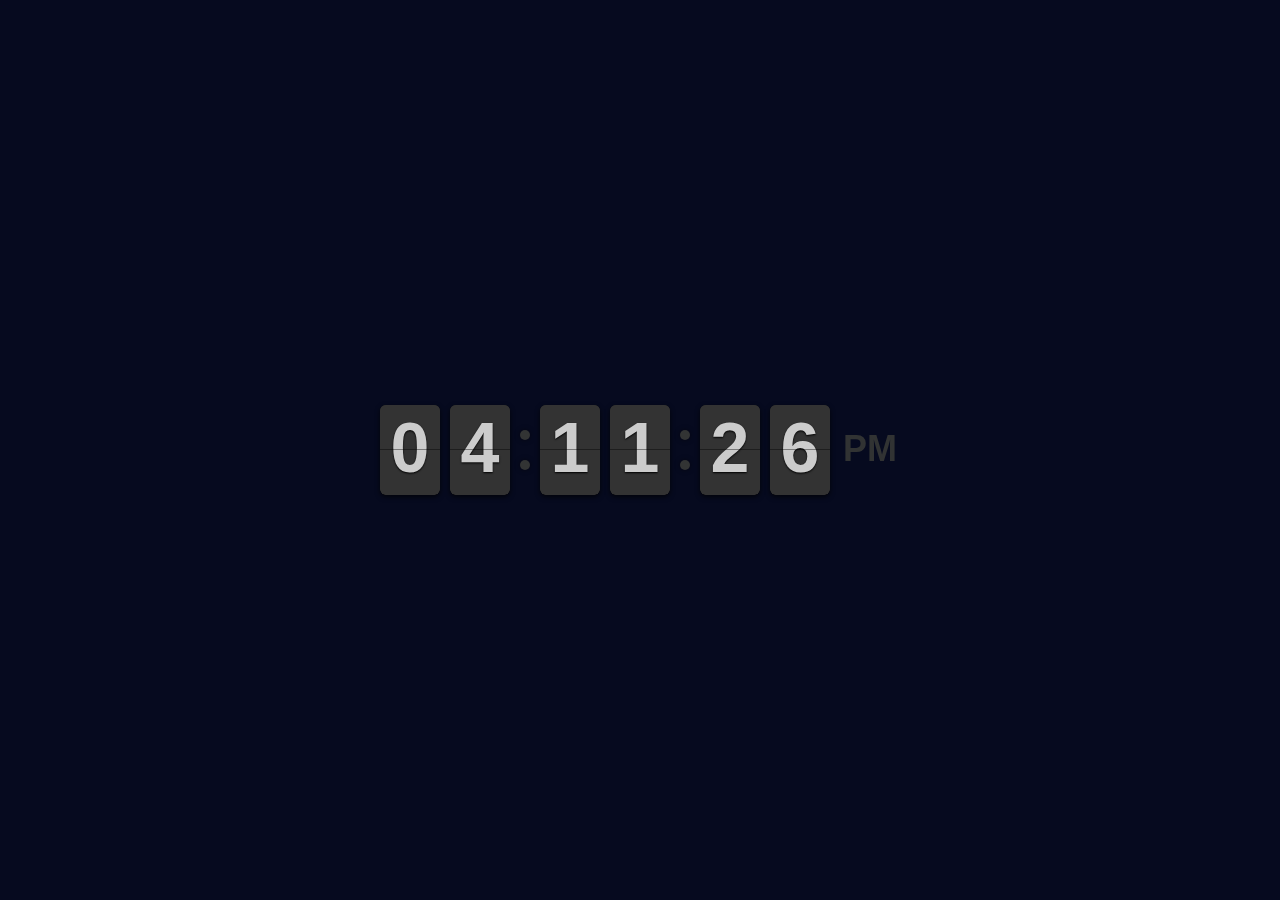
<file: 3D Flip Clock/index.html>
<!DOCTYPE html>
<html lang="es">
<head>
  <!--==================== METADATOS ====================-->
  <meta charset="UTF-8">
  <meta name="viewport" content="width=device-width, initial-scale=1.0">
  <meta http-equiv="X-UA-Compatible" content="ie=edge">
  <meta name="description" content="Clocks">
  <meta name="keywords" content="HTML-CSS-JS-jQuery-Flipclock.js">
  <meta name="author" content="Rocio Cuello">
  
  <!--==================== CSS ====================-->
  <link rel="stylesheet" href="assets/css/style.css">
  <link rel="stylesheet" href="assets/css/flipclock.css">

  <!--==================== TITULO ====================-->
  <title> Clocks | 3D Flip Clock</title>

  <!--==================== ICONO DE PESTAÑA ====================-->
  <link rel="icon" sizes="64x64" href="assets/img/favicon.webp"> 
  <link rel="icon" sizes="64x64" href="assets/img/favicon.png"> 
</head>
<body>
  <div class="clock"></div>
  <!--==================== SCRIPT ====================-->
  <script src="https://code.jquery.com/jquery-3.4.1.js"></script>
  <script src="assets/js/flipclock.js"></script>
  <script>
    var clock = $('.clock').FlipClock({
      clockFace:'TwelveHourClock'
    })
  </script>
</body>
</html>
</file>
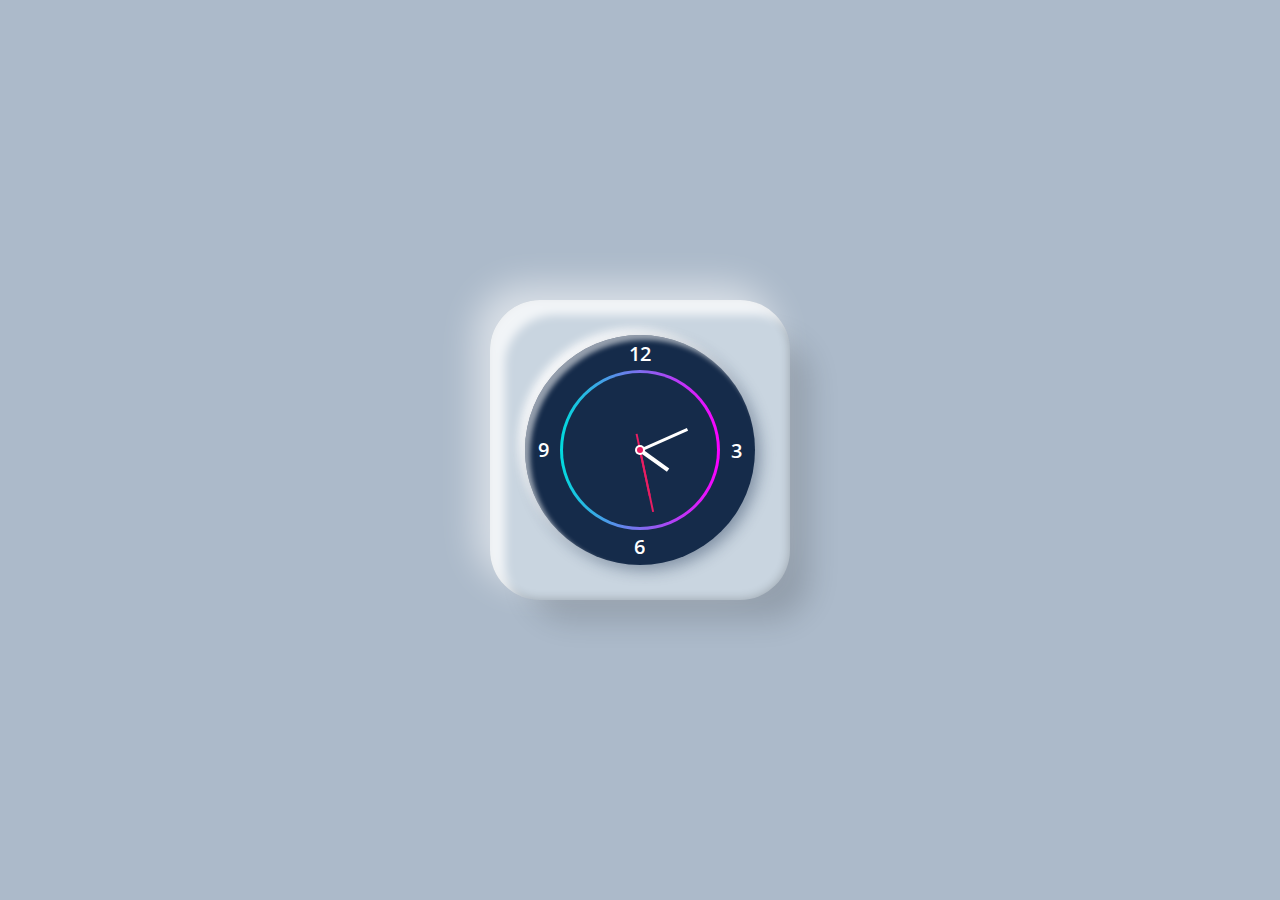
<file: Animated Working Analog Clock/index.html>
<!DOCTYPE html>
<html lang="es">
<head>
  <!--==================== METADATOS ====================-->
  <meta charset="UTF-8">
  <meta name="viewport" content="width=device-width, initial-scale=1.0">
  <meta http-equiv="X-UA-Compatible" content="ie=edge">
  <meta name="description" content="Clocks">
  <meta name="keywords" content="HTML-CSS-JS">
  <meta name="author" content="Rocio Cuello">

  <!--==================== CSS ====================-->
  <link rel="stylesheet" href="assets/css/style.css">

  <!--==================== TITULO ====================-->
  <title> Clocks | Animated Working Analog Clock </title>

  <!--==================== ICONO DE PESTAÑA ====================-->
  <link rel="icon" sizes="64x64" href="assets/img/favicon.webp"> 
  <link rel="icon" sizes="64x64" href="assets/img/favicon.png"> 
</head>
<body>
  <div class="clock">
  <div class="numbers">
    <span style="--i:0;"><b>12</b></span>
    <span style="--i:1;"><b>3</b></span>
    <span style="--i:2;"><b>6</b></span>
    <span style="--i:3;"><b>9</b></span>
    <div class="circle" id="hr"><i></i></div>
    <div class="circle" id="mn"><i></i></div>
    <div class="circle" id="sc"><i></i></div>
  </div>
  </div>
  <!--==================== SCRIPT ====================-->
  <script>
  let hr = document.querySelector('#hr');
  let mn = document.querySelector('#mn');
  let sc = document.querySelector('#sc');

  setInterval(() => {
    let day = new Date();
      let hh=day.getHours() * 30;
      let mm = day.getMinutes() * 6;
    let ss = day.getSeconds() * 6;

    hr.style.transform = `rotateZ(${hh + (mm / 12)}deg)`;
    mn.style.transform = `rotateZ(${mm}deg)`;
    sc.style.transform = `rotateZ(${ss}deg)`;
    })
  </script>
</body>
</html>
</file>
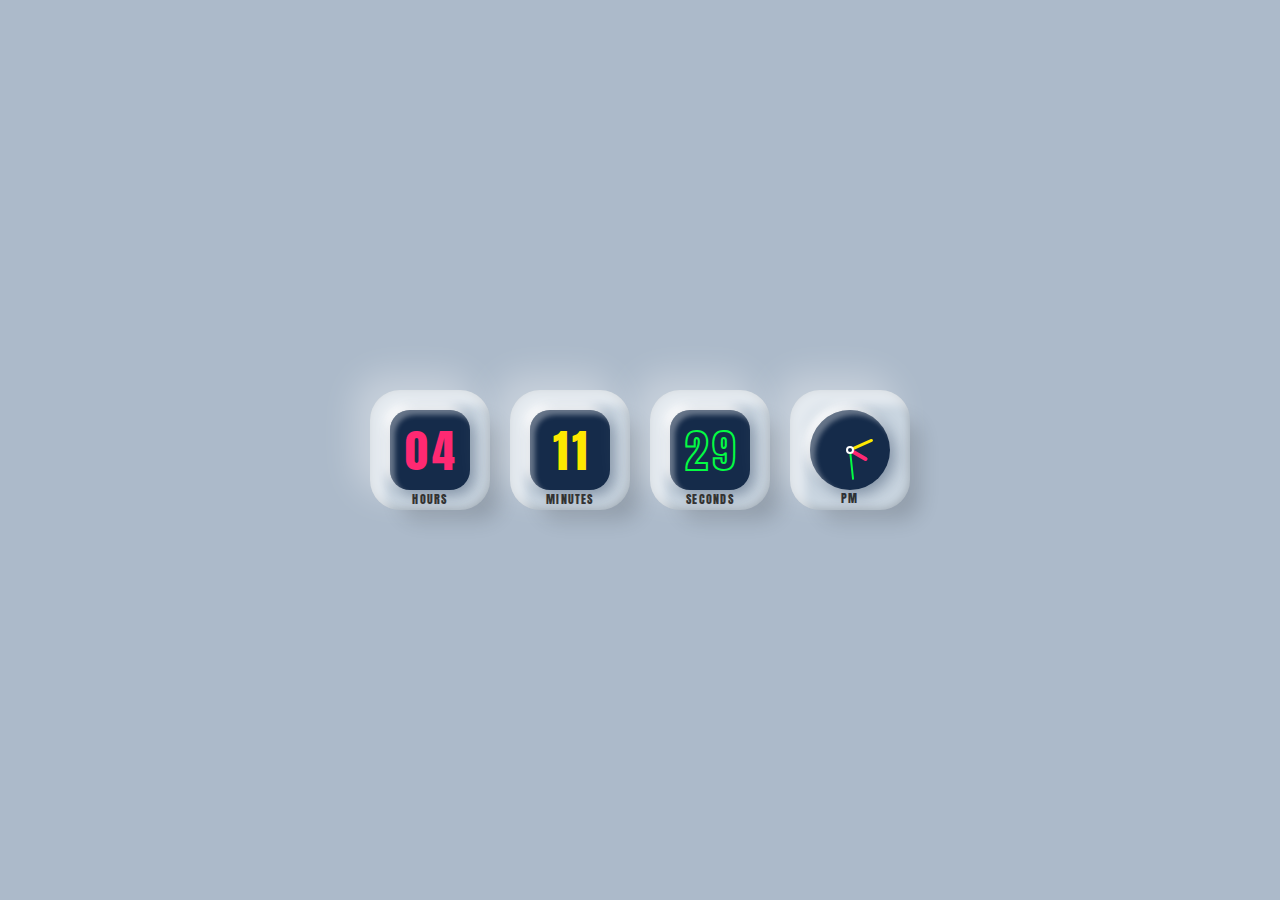
<file: Digital and Analog Clock/index.html>
<!DOCTYPE html>
<html lang="es">
<head>
  <!--==================== METADATOS ====================-->
  <meta charset="UTF-8">
  <meta name="viewport" content="width=device-width, initial-scale=1.0">
  <meta http-equiv="X-UA-Compatible" content="ie=edge">
  <meta name="description" content="Clocks">
  <meta name="keywords" content="HTML-CSS-JS">
  <meta name="author" content="Rocio Cuello">
  
  <!--==================== CSS ====================-->
  <link rel="stylesheet" href="assets/css/style.css">

  <!--==================== TITULO ====================-->
  <title>Clocks | Digital and Analog Clock</title>

  <!--==================== ICONO DE PESTAÑA ====================-->
  <link rel="icon" sizes="64x64" href="assets/img/favicon.webp"> 
  <link rel="icon" sizes="64x64" href="assets/img/favicon.png"> 
</head>
<body>
  <div class="clock">
    <div class="digital" style="--clr:#ff2972;">
      <div class="screen" data-text="Hours">
        <div class="time">
          <div id="hour"></div>
        </div>
      </div>
    </div>
    <div class="digital" style="--clr:#fee800;">
      <div class="screen" data-text="Minutes">
        <div class="time">
          <div id="minutes"></div>
        </div>
      </div>
    </div>
    <div class="digital" style="--clr:#04fc43;">
      <div class="screen" data-text="Seconds">
        <div class="time">
          <div id="seconds"></div>
        </div>
      </div>
    </div>
    <div class="digital">
      <div class="box" id="hr" style="--clr:#ff2972;"></div>
      <div class="box" id="mn" style="--clr:#fee800;"></div>
      <div class="box" id="sc" style="--clr:#04fc43;"></div>
      <div class="ampm" id="ampm"></div>
    </div>
  </div>
  
  <!--==================== SCRIPT ====================-->
  <script>
    let hours = document.querySelector('#hour');
    let minute = document.querySelector('#minutes');
    let seconds = document.querySelector('#seconds');
    let ampm = document.querySelector('#ampm');


    let hr = document.querySelector('#hr');
    let mn = document.querySelector('#mn');
    let sc = document.querySelector('#sc');
    setInterval(() => {
      let h = new Date().getHours();
      let m = new Date().getMinutes();
      let s = new Date().getSeconds();

      let am = h >= 12 ? 'PM' : 'AM';

      if(h > 12) {
        h = h - 12;
      }

      h = (h < 10) ? "0" + h : h;
      m = (m < 10) ? "0" + m : m;
      s = (s < 10) ? "0" + s : s;

      hours.innerHTML = h;
      minute.innerHTML = m;
      seconds.innerHTML = s;
      ampm.innerHTML = am;
      hr.style.transform=`rotateZ(${h * 30}deg)`;
      mn.style.transform=`rotateZ(${m * 6}deg)`;
      sc.style.transform=`rotateZ(${s * 6}deg)`;
    });
  </script>
</body>
</html>
</file>
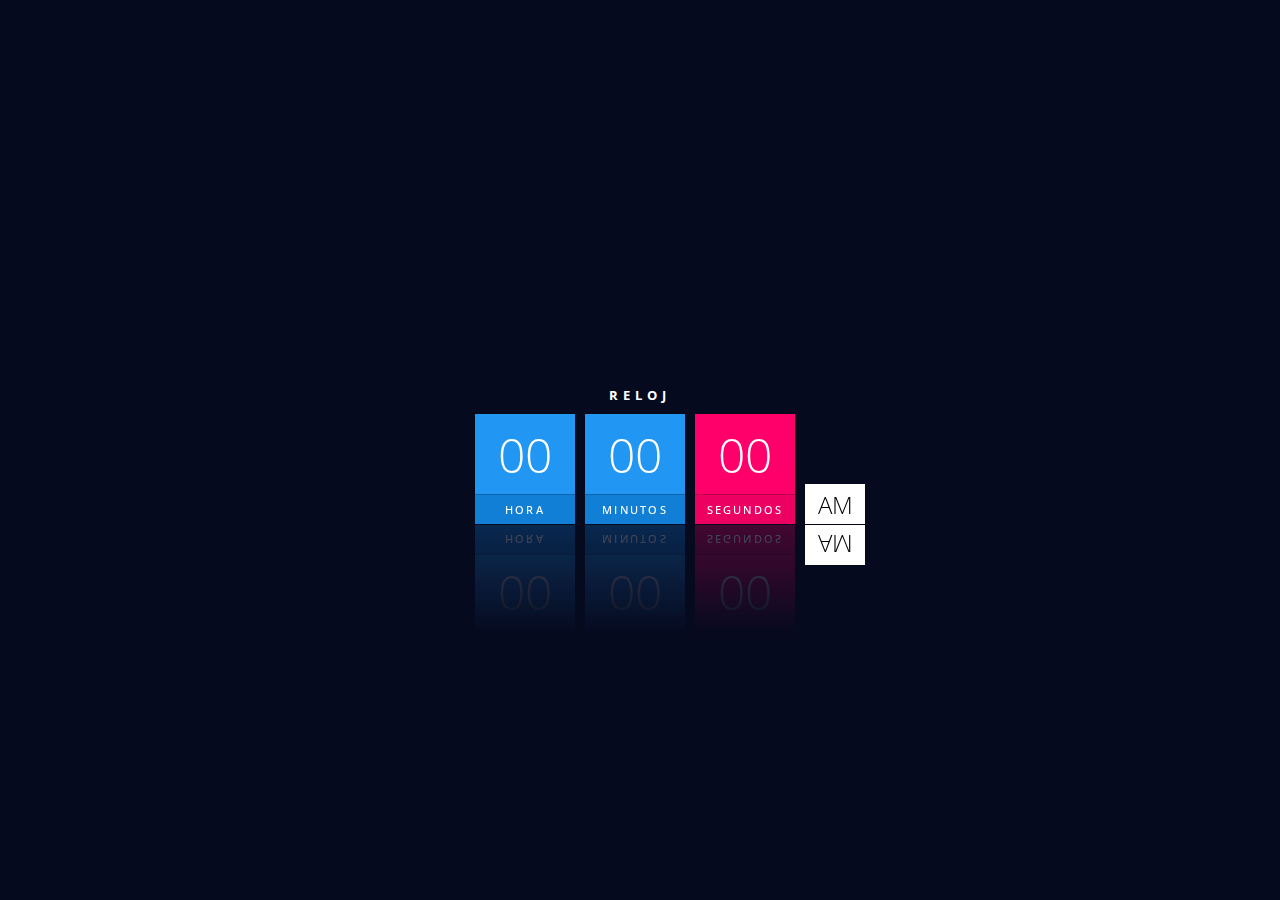
<file: Digital Clock/index.html>
<!DOCTYPE html>
<html lang="es">
<head>
  <!--==================== METADATOS ====================-->
  <meta charset="UTF-8">
  <meta name="viewport" content="width=device-width, initial-scale=1.0">
  <meta http-equiv="X-UA-Compatible" content="ie=edge">
  <meta name="description" content="Clocks">
  <meta name="keywords" content="HTML-CSS-JS">
  <meta name="author" content="Rocio Cuello">

  <!--==================== CSS ====================-->
  <link rel="stylesheet" href="assets/css/style.css">

  <!--==================== TITULO ====================-->
  <title> Clocks | Digital Clock</title>

  <!--==================== ICONO DE PESTAÑA ====================-->
  <link rel="icon" sizes="64x64" href="assets/img/favicon.webp"> 
  <link rel="icon" sizes="64x64" href="assets/img/favicon.png"> 
</head>
<body>
   <div id="clock">
    <h2>Reloj</h2>
    <div id="time">
      <div><span id="hour">00</span><span>Hora</span></div>
      <div><span id="minutes">00</span><span>Minutos</span></div>
      <div><span id="seconds">00</span><span>Segundos</span></div>
      <div><span id="ampm">AM</span></div>
    </div>
   </div>
   <!--==================== SCRIPT ====================-->
  <script>
     function clock(){
      var hours = document.getElementById('hour');
      var minutes = document.getElementById('minutes');
      var seconds = document.getElementById('seconds');
      var ampm = document.getElementById('ampm');
      var h=new Date().getHours();
      var m=new Date().getMinutes();
      var s=new Date().getSeconds();
      var am="AM";

      if(h > 12){
        h = h - 12;
        var am="PM"
      }

      h = (h < 10) ? "0" + h : h
      m = (m < 10) ? "0" + m : m
      s = (s < 10) ? "0" + s : s

      hours.innerHTML=h;
      minutes.innerHTML=m;
      seconds.innerHTML=s;
     ampm.innerHTML=am;
     }
     var interval=setInterval(clock,1000);
  </script>
</body>
</html>
</file>
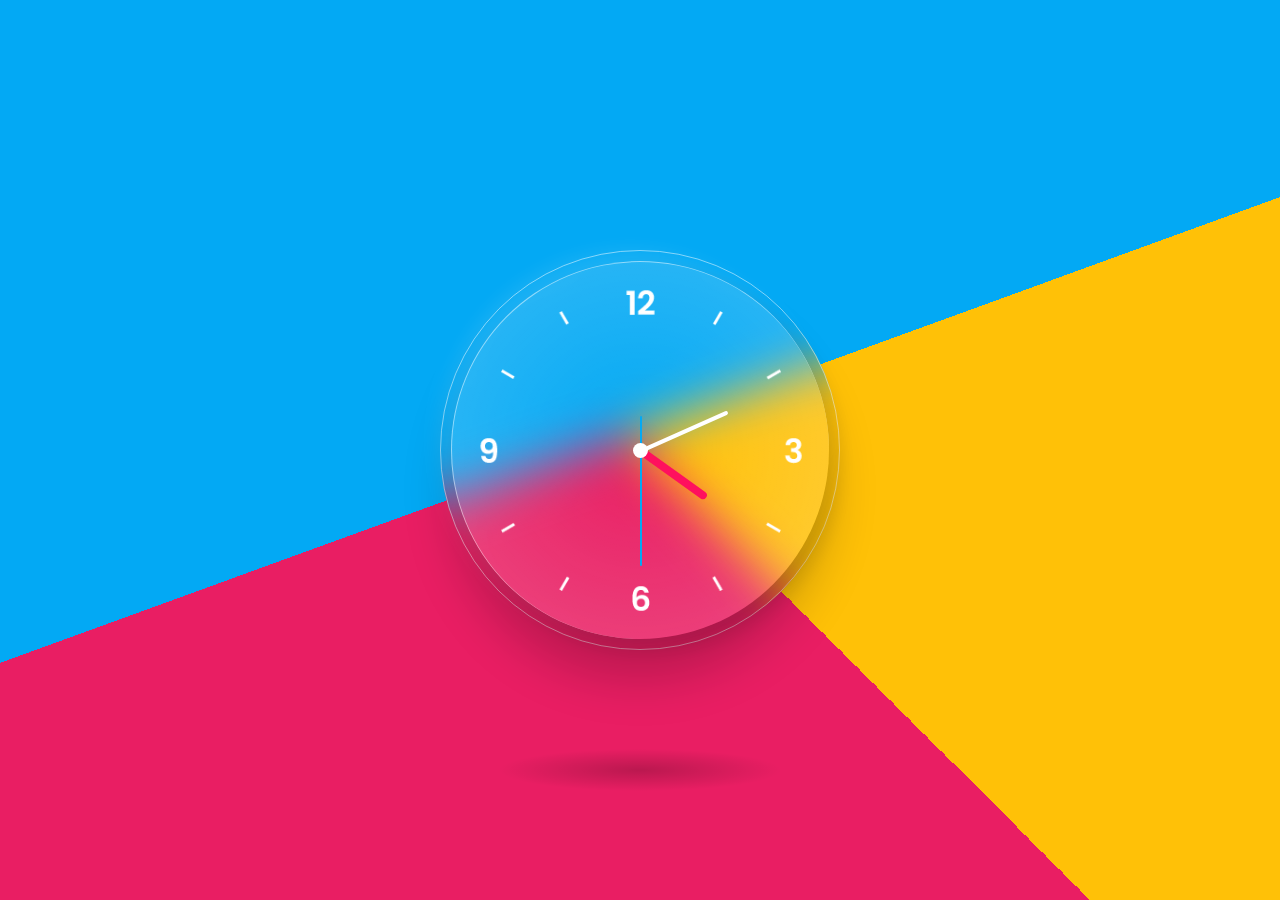
<file: Glassmorphism Analog Clock/index.html>
<!DOCTYPE html>
<html lang="es">
<head>
  <!--==================== METADATOS ====================-->
  <meta charset="UTF-8">
  <meta name="viewport" content="width=device-width, initial-scale=1.0">
  <meta http-equiv="X-UA-Compatible" content="ie=edge">
  <meta name="description" content="Clocks">
  <meta name="keywords" content="HTML-CSS-JS">
  <meta name="author" content="Rocio Cuello">

  <!--==================== CSS ====================-->
  <link rel="stylesheet" href="assets/css/style.css">

  <!--==================== TITULO ====================-->
  <title> Clocks | Glassmorphism Analog Clock</title>

  <!--==================== ICONO DE PESTAÑA ====================-->
  <link rel="icon" sizes="64x64" href="assets/img/favicon.webp"> 
  <link rel="icon" sizes="64x64" href="assets/img/favicon.png"> 
</head>
<body>
  <div class="container">
    <div class="box">
      <div class="clock">
        <div class="hour">
          <div class="hr" id="hr"></div>
        </div>
        <div class="min">
          <div class="mn" id="mn"></div>
        </div>
        <div class="sec">
          <div class="sc" id="sc"></div>
        </div>
      </div>
    </div>
  </div>
  <!--==================== SCRIPT ====================-->
  <script>
  let hr = document.querySelector('#hr');
  let mn = document.querySelector('#mn');
  let sc = document.querySelector('#sc');

  setInterval(() => {
    let day = new Date();
      let hh=day.getHours() * 30;
      let mm = day.getMinutes() * 6;
    let ss = day.getSeconds() * 6;

    hr.style.transform = `rotateZ(${hh + (mm / 12)}deg)`;
    mn.style.transform = `rotateZ(${mm}deg)`;
    sc.style.transform = `rotateZ(${ss}deg)`;
    })
  </script>
</body>
</html>
</file>
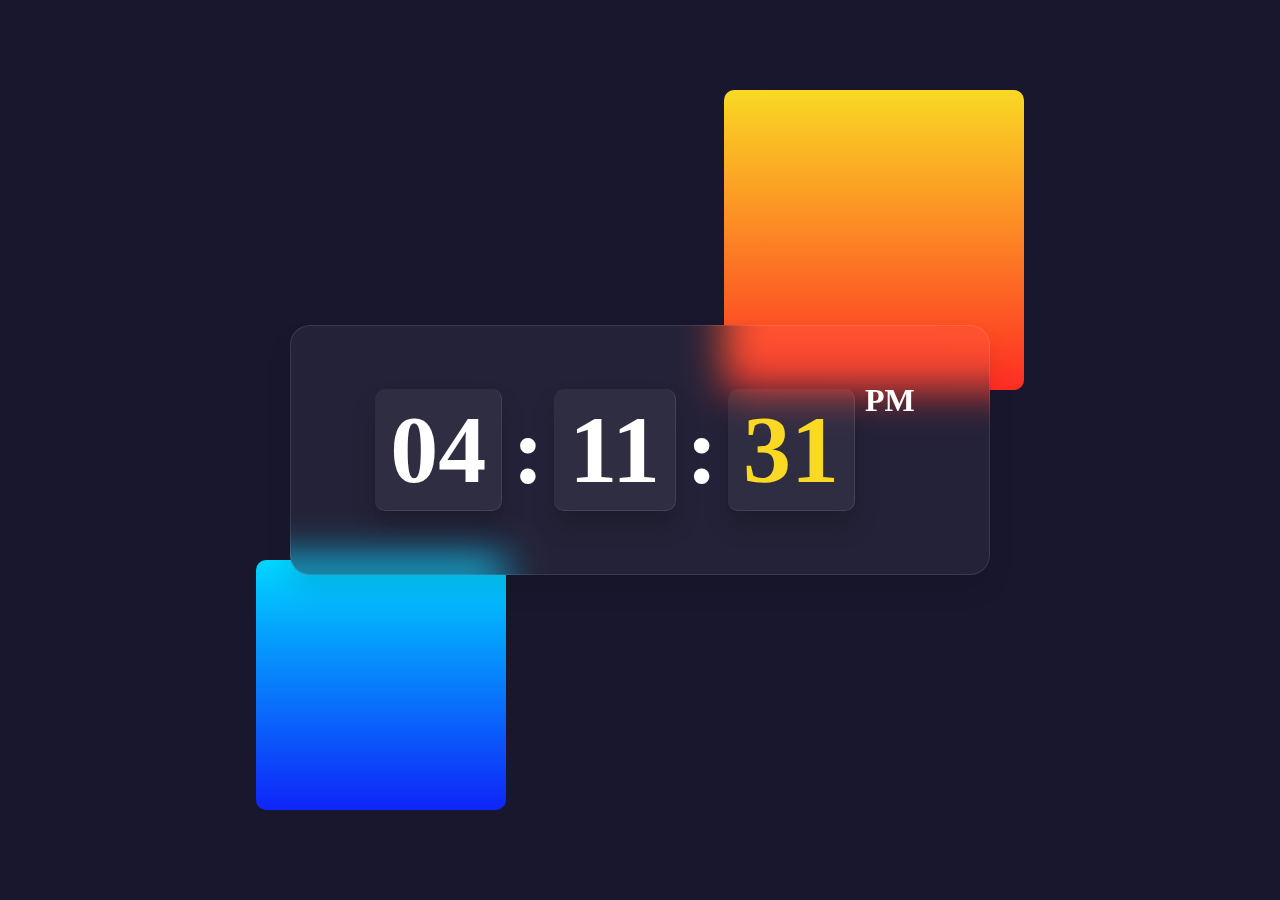
<file: Glassmorphism Digital Clock/index.html>
<!DOCTYPE html>
<html lang="es">
<head>
  <!--==================== METADATOS ====================-->
  <meta charset="UTF-8">
  <meta name="viewport" content="width=device-width, initial-scale=1.0">
  <meta http-equiv="X-UA-Compatible" content="ie=edge">
  <meta name="description" content="Clocks">
  <meta name="keywords" content="HTML-CSS-JS">
  <meta name="author" content="Rocio Cuello">

  <!--==================== CSS ====================-->
  <link rel="stylesheet" href="assets/css/style.css">

  <!--==================== TITULO ====================-->
  <title> Clocks | Glassmorphism Digital Clock</title>

  <!--==================== ICONO DE PESTAÑA ====================-->
  <link rel="icon" sizes="64x64" href="assets/img/favicon.webp"> 
  <link rel="icon" sizes="64x64" href="assets/img/favicon.png"> 
</head>
<body>
  <section>
    <div class="clock">
      <div class="container">
        <h2 id="hour">00</h2>
        <h2 id="dot">:</h2>
        <h2 id="minute">00</h2>
        <h2 id="dot">:</h2>
        <h2 id="seconds">00</h2>
        <span id="ampm">AM</span>
      </div>
    </div>
  </section>
  <!--==================== script ====================-->
  <script>
    let hour = document.getElementById('hour');
    let minute = document.getElementById('minute');
    let seconds = document.getElementById('seconds');
    let ampm = document.getElementById('ampm');

      let h = new Date().getHours();
      let m = new Date().getMinutes();
      let s = new Date().getSeconds();
      var am= 'AM';

      if(h > 12) {
        h = h - 12;
        var am= 'PM';
      } 
      h = (h < 10) ? "0" + h : h;
      m = (m < 10) ? "0" + m : m;
      s = (s < 10) ? "0" + s : s;

      hour.innerHTML = h;
      minute.innerHTML = m;
      seconds.innerHTML = s;
      ampm.innerHTML=am;

    var interval=setInterval(clock,1000);
    ;
  </script>
</body>
</html>
</file>
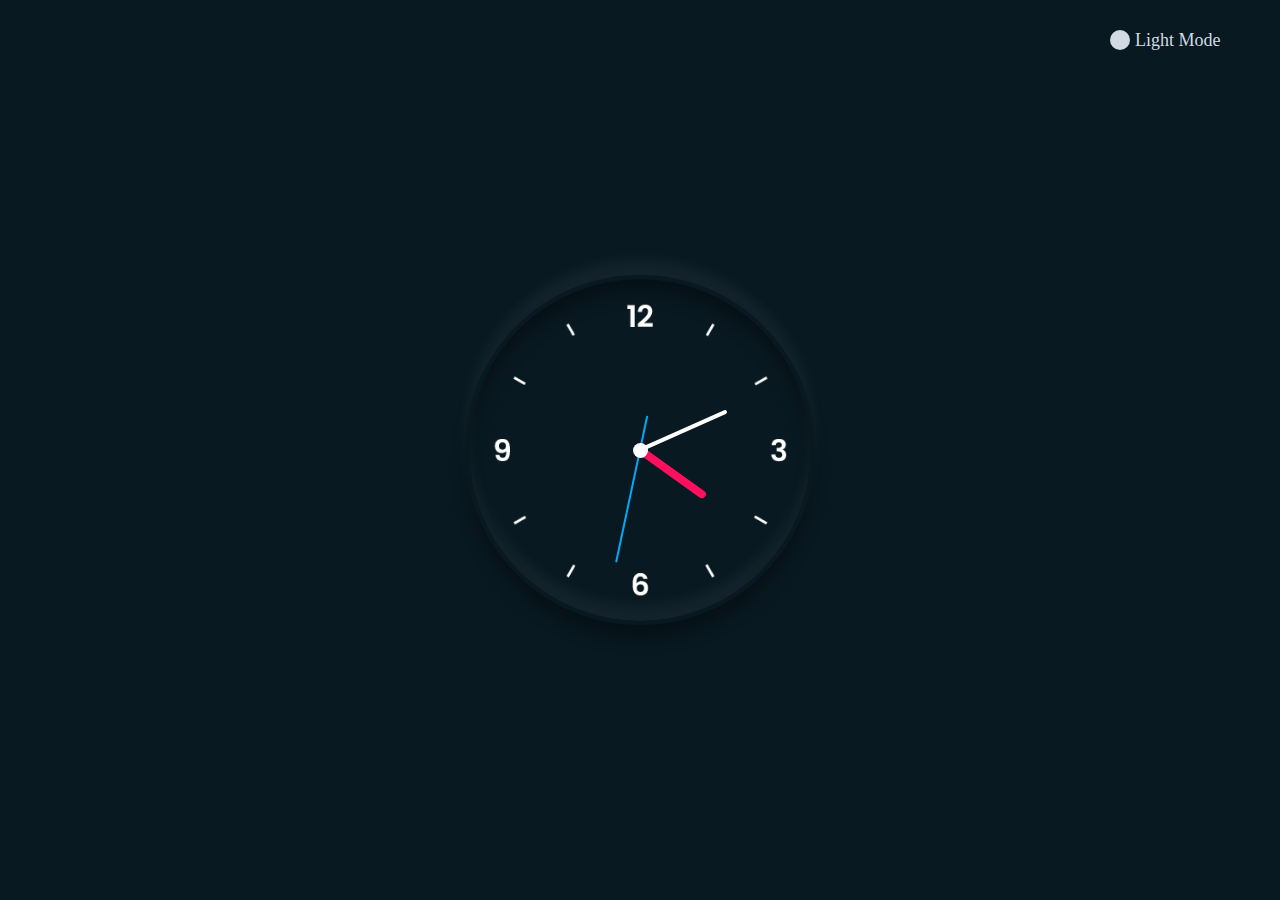
<file: Neumorphism Working Analog Clock/index.html>
<!DOCTYPE html>
<html lang="es">
<head>
  <!--==================== METADATOS ====================-->
  <meta charset="UTF-8">
  <meta name="viewport" content="width=device-width, initial-scale=1.0">
  <meta http-equiv="X-UA-Compatible" content="ie=edge">
  <meta name="description" content="Clocks">
  <meta name="keywords" content="HTML-CSS-JS">
  <meta name="author" content="Rocio Cuello">

  <!--==================== CSS ====================-->
  <link rel="stylesheet" href="assets/css/style.css">

  <!--==================== TITULO ====================-->
  <title> Clocks | Neumorphism Analog Clock</title>

  <!--==================== ICONO DE PESTAÑA ====================-->
  <link rel="icon" sizes="64x64" href="assets/img/favicon.webp"> 
  <link rel="icon" sizes="64x64" href="assets/img/favicon.png"> 
</head>
<body>
  <div class="clock">
    <div class="hour">
      <div class="hr" id="hr"></div>
    </div>
    <div class="min">
      <div class="mn" id="mn"></div>
    </div>
    <div class="sec">
      <div class="sc" id="sc">  </div>
    </div>
  </div>
  <div class="toggleClass" onclick="toggleClass()"></div>
  <!--==================== SCRIPT ====================-->
  <script>
    function toggleClass(){
    const body = document.querySelector('body');
    body.classList.toggle('light');
    }
    let hr = document.querySelector('#hr');
    let mn = document.querySelector('#mn');
    let sc = document.querySelector('#sc');

    setInterval(() => {
    let day = new Date();
    let hh=day.getHours() * 30;
    let mm = day.getMinutes() * 6;
    let ss = day.getSeconds() * 6;

    hr.style.transform = `rotateZ(${hh + (mm / 12)}deg)`;
    mn.style.transform = `rotateZ(${mm}deg)`;
    sc.style.transform = `rotateZ(${ss}deg)`;
    })
  </script>
</body>
</html>
</file>
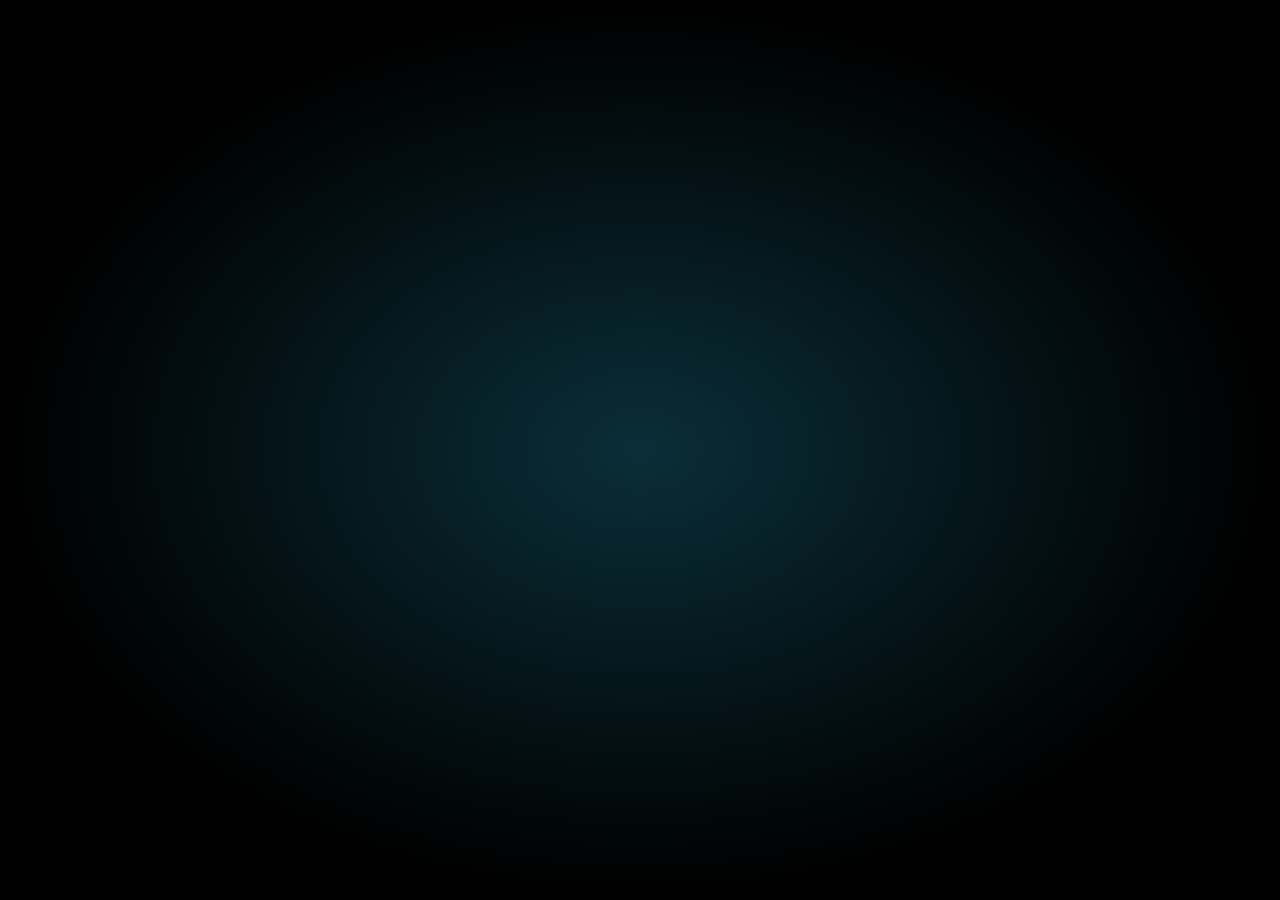
<file: Reloj Digital/index.html>
<!DOCTYPE html>
<html lang="es">
<head>
  <!--==================== METADATOS ====================-->
  <meta charset="UTF-8">
  <meta name="viewport" content="width=device-width, initial-scale=1.0">
  <meta http-equiv="X-UA-Compatible" content="ie=edge">
  <meta name="description" content="Clocks">
  <meta name="keywords" content="HTML-CSS-JS">
  <meta name="author" content="Rocio Cuello">

  <!--==================== CSS ====================-->
  <link rel="stylesheet" href="assets/css/style.css">

  <!--==================== TITULO ====================-->
  <title>Clocks | Reloj Digital</title>

  <!--==================== ICONO DE PESTAÑA ====================-->
  <link rel="icon" sizes="64x64" href="assets/img/favicon.webp"> 
  <link rel="icon" sizes="64x64" href="assets/img/favicon.png"> 
</head>
<body>
  <div class="reloj">
    <p class="fecha"></p>
    <p class="tiempo"></p>
  </div>
  <!--==================== SCRIPT ====================-->
  <script src="assets/js/script.js"></script>
</body>
</html>
</file>
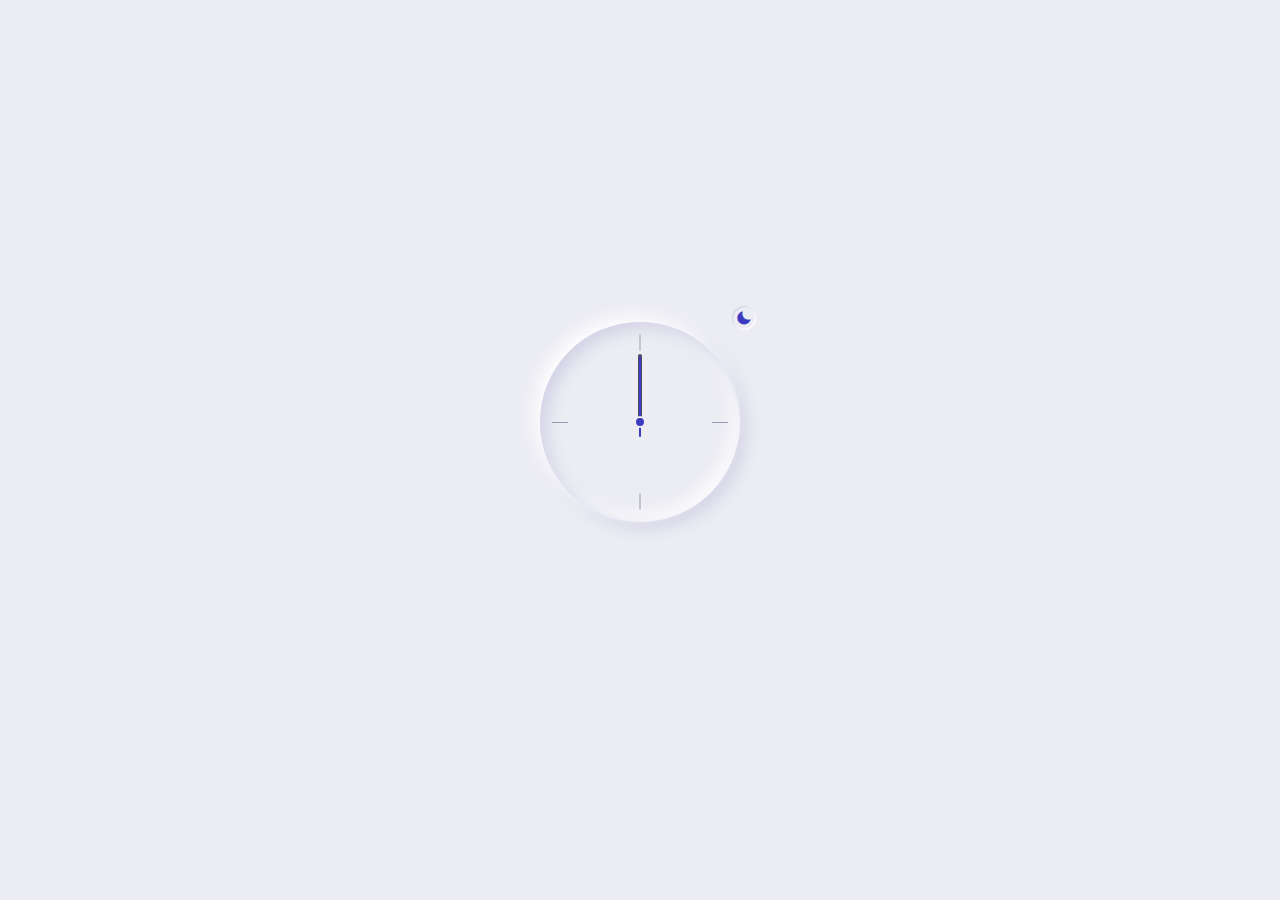
<file: Responsive Analog Clock/index.html>
<!DOCTYPE html>
<html lang="es">
<head>
    <!--==================== METADATOS ====================-->
    <meta charset="UTF-8">
    <meta name="viewport" content="width=device-width, initial-scale=1.0">
    <meta http-equiv="X-UA-Compatible" content="ie=edge">
    <meta name="description" content="Clocks">
    <meta name="keywords" content="HTML-CSS-JS">
    <meta name="author" content="Rocio Cuello">

    <!--==================== CSS ====================-->
    <link rel="stylesheet" href="assets/css/style.css">

    <!--==================== TITULO ====================-->
    <title> Clocks | Responsive Analog Clock </title>

    <!--==================== ICONO DE PESTAÑA ====================-->
    <link rel="icon" sizes="64x64" href="assets/img/favicon.webp"> 
    <link rel="icon" sizes="64x64" href="assets/img/favicon.png"> 

    <!--==================== ICONOS ====================-->
    <link rel="stylesheet" href="https://cdn.jsdelivr.net/npm/boxicons@latest/css/boxicons.min.css">
</head>
<body>
    <section class="clock container">
        <div class="clock__container grid">
            <div class="clock__content grid">
                <div class="clock__circle">
                    <span class="clock__twelve"></span>
                    <span class="clock__three"></span>
                    <span class="clock__six"></span>
                    <span class="clock__nine"></span>

                    <div class="clock__rounder"></div>
                    <div class="clock__hour" id="clock-hour"></div>
                    <div class="clock__minutes" id="clock-minutes"></div>
                    <div class="clock__seconds" id="clock-seconds"></div>

                    <!-- Dark/light button -->
                    <div class="clock__theme">
                        <i class='bx bxs-moon' id="theme-button"></i>
                    </div>
                </div>

                <div>
                    <div class="clock__text">
                        <div class="clock__text-hour" id="text-hour"></div>
                        <div class="clock__text-minutes" id="text-minutes"></div>
                        <div class="clock__text-ampm" id="text-ampm"></div>
                    </div>

                    <div class="clock__date">
                        <!-- <span id="date-day-week"></span> -->
                        <span id="date-day"></span>
                        <span id="date-month"></span>
                        <span id="date-year"></span>
                    </div>
                </div>
            </div>

        </div>
    </section>
    <!--==================== SCRIPT ====================-->
    <script src="assets/js/script.js"></script>
</body>
</html>
</file>
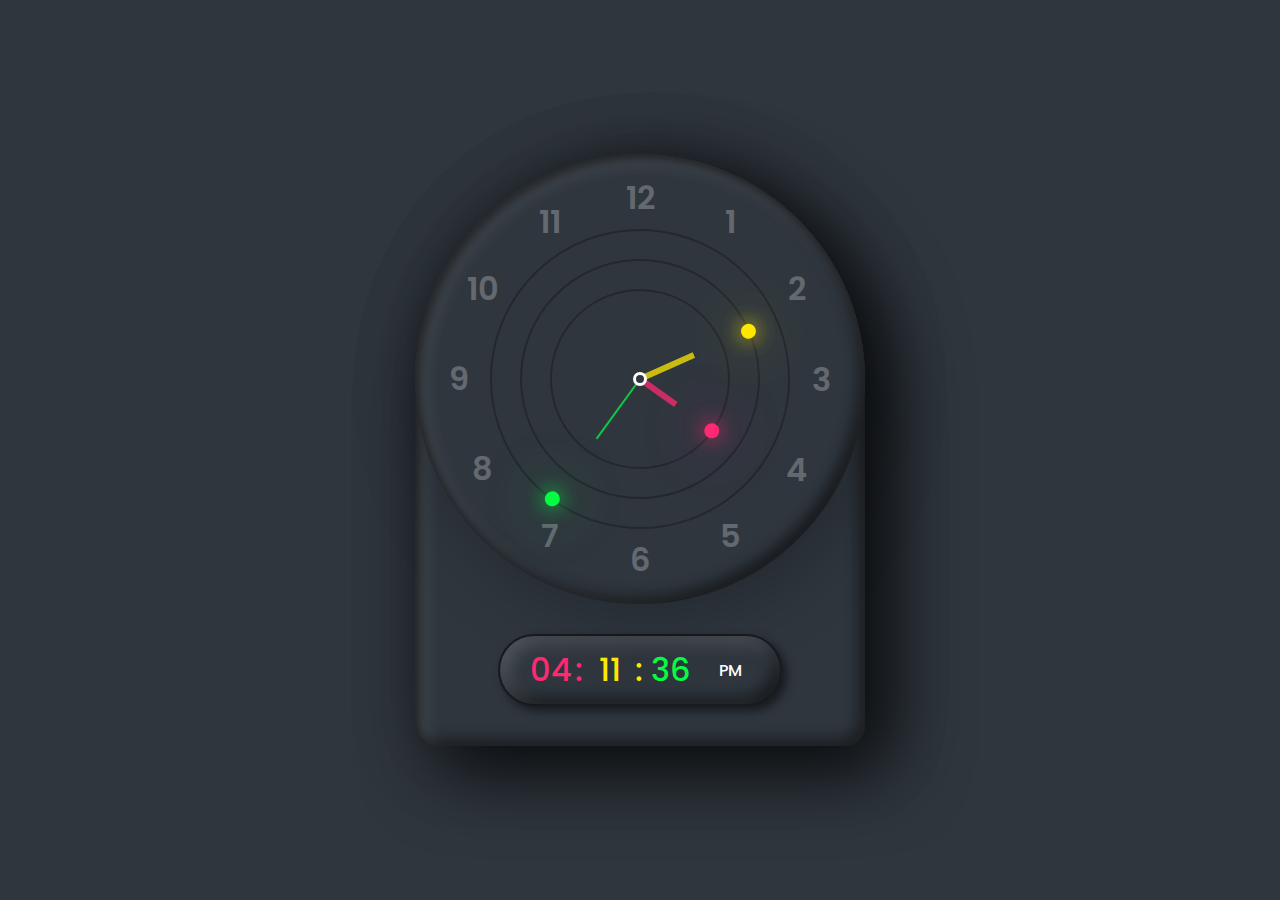
<file: Working Analog and Digital Clock/index.html>
<!DOCTYPE html>
<html lang="es">
<head>
  <!--==================== METADATOS ====================-->
  <meta charset="UTF-8">
  <meta name="viewport" content="width=device-width, initial-scale=1.0">
  <meta http-equiv="X-UA-Compatible" content="ie=edge">
  <meta name="description" content="Clocks">
  <meta name="keywords" content="HTML-CSS-JS">
  <meta name="author" content="Rocio Cuello">

  <!--==================== CSS ====================-->
  <link rel="stylesheet" href="assets/css/style.css">

  <!--==================== TITULO ====================-->
  <title> Clocks | Analog and Digital Clock</title>

  <!--==================== ICONO DE PESTAÑA ====================-->
  <link rel="icon" sizes="64x64" href="assets/img/favicon.webp"> 
  <link rel="icon" sizes="64x64" href="assets/img/favicon.png"> 
</head>
<body>
  <div class="container">
    <div class="clock">
      <div class="circle" style="--clr:#04fc43;" id="sc"><i></i></div>
      <div class="circle circle2" style="--clr:#fee800;" id="mn"><i></i></div>
      <div class="circle circle3" style="--clr:#ff2972;" id="hr"><i></i></div>

        <span style="--i:1;"><b>1</b></span>
        <span style="--i:2;"><b>2</b></span>
        <span style="--i:3;"><b>3</b></span>
        <span style="--i:4;"><b>4</b></span>
        <span style="--i:5;"><b>5</b></span>
        <span style="--i:6;"><b>6</b></span>
        <span style="--i:7;"><b>7</b></span>
        <span style="--i:8;"><b>8</b></span>
        <span style="--i:9;"><b>9</b></span>
        <span style="--i:10;"><b>10</b></span>
        <span style="--i:11;"><b>11</b></span>
        <span style="--i:12;"><b>12</b></span>
    </div>

    <div id="time">
      <div id="hours" style="--clr:#ff2972;">00</div>
      <div id="minutes" style="--clr:#fee800;">00</div>
      <div id="seconds" style="--clr:#04fc43;">00</div>
      <div id="ampm">AM</div>
  </div>
  </div>
  <!--==================== script ====================-->
  <script>
    let hr = document.querySelector('#hr');
    let mn = document.querySelector('#mn');
    let sc = document.querySelector('#sc');

    setInterval(() => {
      let day = new Date();
      let hh=day.getHours() * 30;
      let mm = day.getMinutes() * 6;
      let ss = day.getSeconds() * 6;

      hr.style.transform = `rotateZ(${hh + (mm / 12)}deg)`;
      mn.style.transform = `rotateZ(${mm}deg)`;
      sc.style.transform = `rotateZ(${ss}deg)`;
    })
    let hours = document.getElementById('hours');
    let minutes = document.getElementById('minutes');
    let seconds = document.getElementById('seconds');
    let ampm = document.getElementById('ampm');
    setInterval(() => {
      let h = new Date().getHours();
      let m = new Date().getMinutes();
      let s = new Date().getSeconds();

      let am = h >= 12 ? 'PM' : 'AM';

      if (h > 12) {
          h = h - 12;
      } 

      h = (h < 10) ? "0" + h : h;
      m = (m < 10) ? "0" + m : m;
      s = (s < 10) ? "0" + s : s;

      hours.innerHTML = h;
      minutes.innerHTML = m;
      seconds.innerHTML = s;
      ampm.innerHTML = am;
    })
  </script>
</body>
</html>
</file>
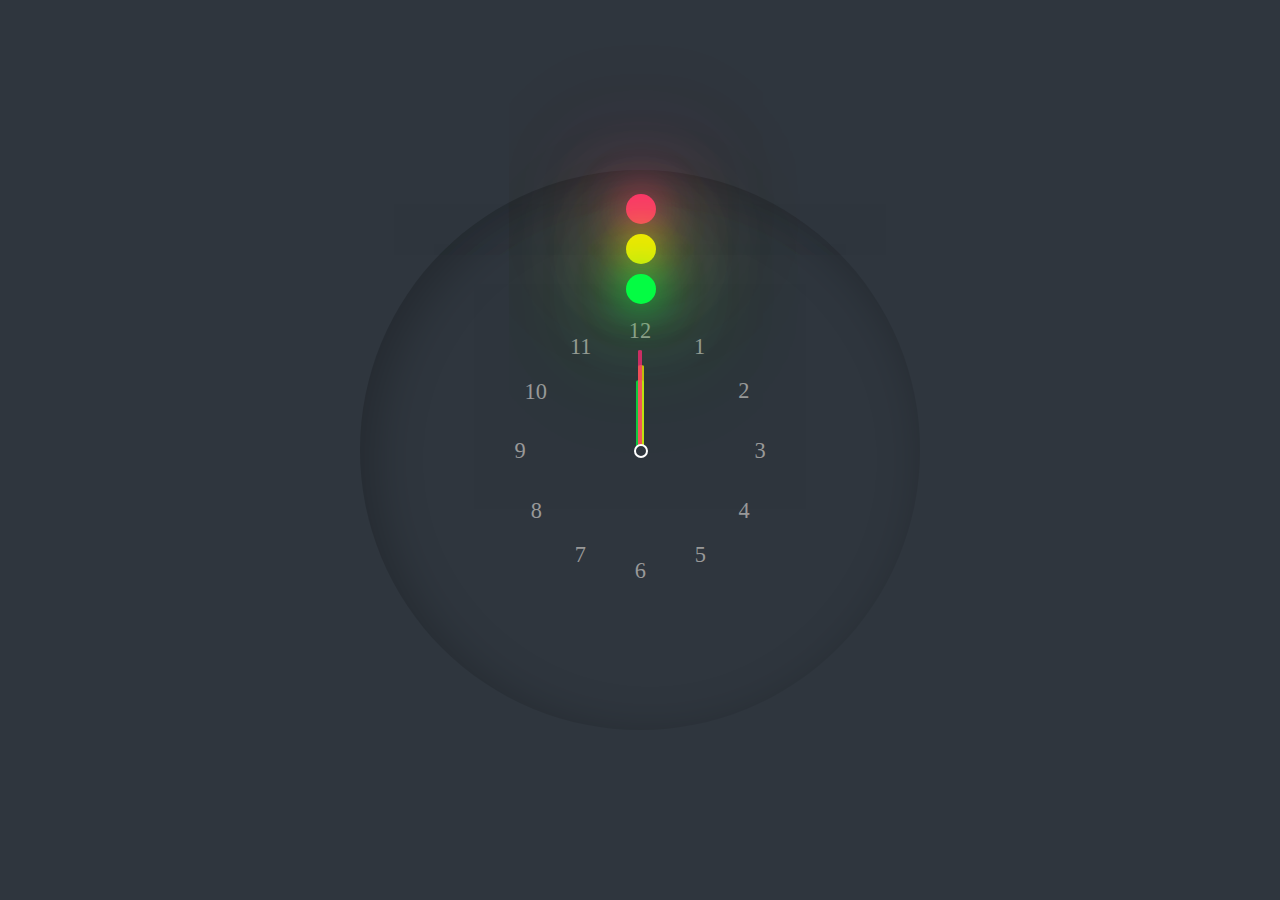
<file: Working Digital Clock(2)/index.html>
<!DOCTYPE html>
<html lang="es">
<head>
  <!--==================== METADATOS ====================-->
  <meta charset="UTF-8">
  <meta name="viewport" content="width=device-width, initial-scale=1.0">
  <meta http-equiv="X-UA-Compatible" content="ie=edge">
  <meta name="description" content="Clocks">
  <meta name="keywords" content="HTML-CSS-JS">
  <meta name="author" content="Rocio Cuello">

  <!--==================== CSS ====================-->
  <link rel="stylesheet" href="assets/css/style.css">

  <!--==================== TITULO ====================-->
  <title>Clocks | Analog Clock</title>

  <!--==================== ICONO DE PESTAÑA ====================-->
  <link rel="icon" sizes="64x64" href="assets/img/favicon.webp">
  <link rel="icon" sizes="64x64" href="assets/img/favicon.png"> 
</head>
<body>
  <div class="clock">
    <div id="time">
      <div class="circle" style="--clr:#ff2972">
        <div class="dots sec_dot"></div>
        <svg>
          <circle cx="120" cy="120" r="120" id="ss"></circle>
        </svg>
      </div>
      <div class="circle" style="--clr:#fee800">
        <div class="dots min_dot"></div>
        <svg>
          <circle cx="100" cy="100" r="100" id="mm"></circle>
        </svg>
      </div>
      <div class="circle" style="--clr:#04fc43">
        <div class="dots hr_dot"></div>
        <svg>
          <circle cx="80" cy="80" r="80" id="hh"></circle>
        </svg>
      </div>

      <div class="niddles" style="--clr2:#ff2972" id="sc"><i></i></div>
      <div class="niddles niddles2" style="--clr2:#fee800" id="mn"><i></i></div>
      <div class="niddles niddles3" style="--clr2:#04fc43" id="hr"><i></i></div>
    
    
      <span style="--i:1;"><b>1</b></span>
      <span style="--i:2;"><b>2</b></span>
      <span style="--i:3;"><b>3</b></span>
      <span style="--i:4;"><b>4</b></span>
      <span style="--i:5;"><b>5</b></span>
      <span style="--i:6;"><b>6</b></span>
      <span style="--i:7;"><b>7</b></span>
      <span style="--i:8;"><b>8</b></span>
      <span style="--i:9;"><b>9</b></span>
      <span style="--i:10;"><b>10</b></span>
      <span style="--i:11;"><b>11</b></span>
      <span style="--i:12;"><b>12</b></span>
    </div>
  </div>
  <!--==================== SCRIPT ====================-->
  <script>
     setInterval(() => {
      let hh = document.getElementById('hh');
      let mm = document.getElementById('mm');
      let ss = document.getElementById('ss');

      let hr_dot = document.querySelector('.hr_dot');
      let min_dot = document.querySelector('.min_dot');
      let sec_dot = document.querySelector('.sec_dot');
      
      let hr = document.getElementById('hr');
      let mn = document.getElementById('mn');
      let sc = document.getElementById('sc');

      let h = new Date().getHours();
      let m = new Date().getMinutes();
      let s = new Date().getSeconds();

      hh.style.strokeDashoffset = 510 - (510 * h) / 12;
      mm.style.strokeDashoffset = 630 - (630 * m) / 60;
      ss.style.strokeDashoffset = 760 - (760 * s) / 60;

    
      min_dot.style.transform = `rotateZ(${m * 6}deg)`;
      sec_dot.style.transform = `rotateZ(${s * 6}deg)`;
      hr_dot.style.transform = `rotateZ(${h * 30}deg)`;
  
      hr.style.transform = `rotate(${h * 30}deg)`;
          mn.style.transform = `rotate(${m * 6}deg)`;
          sc.style.transform = `rotate(${s * 6}deg)`;
      
  
    }, 1000);
  </script>
</body>
</html>
</file>
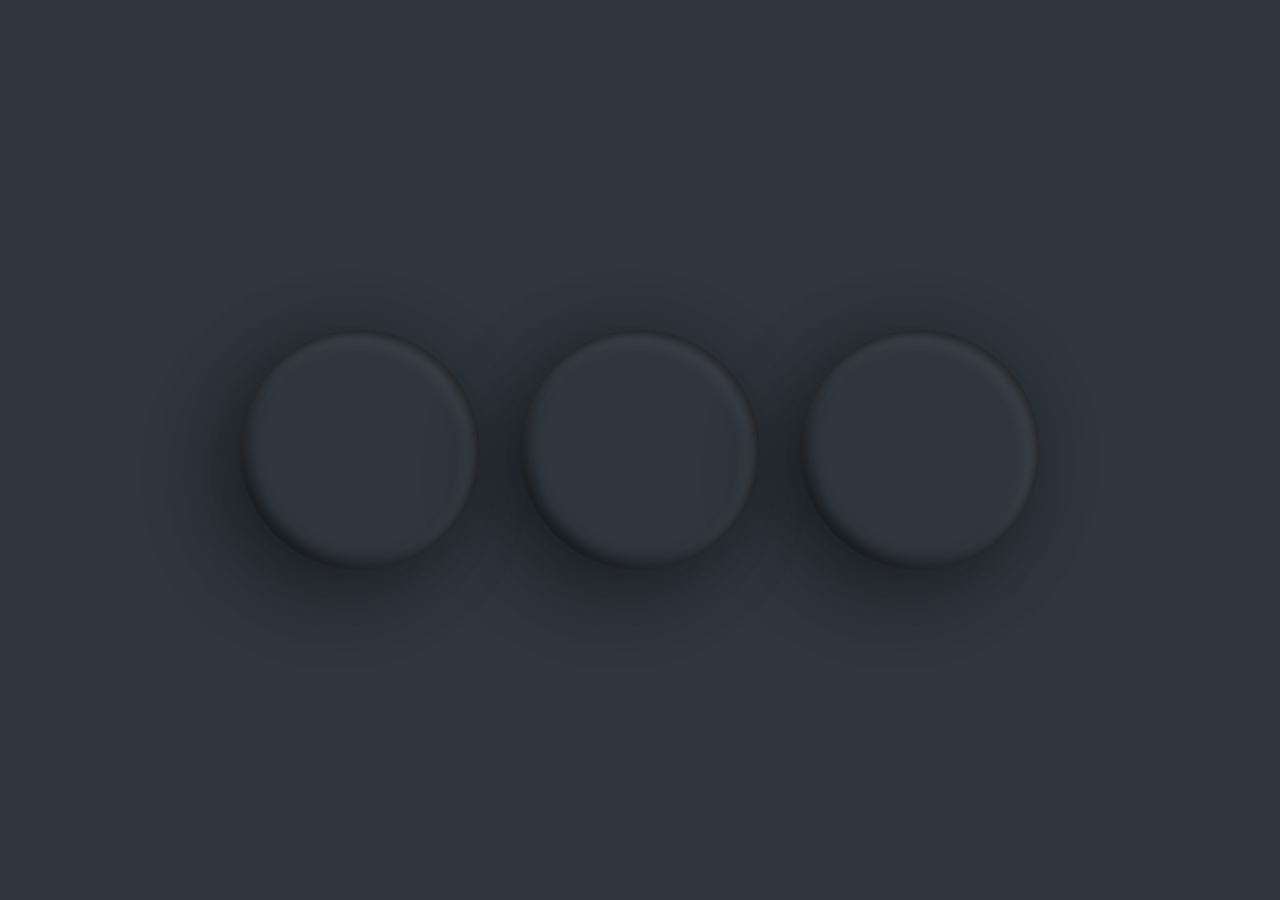
<file: Working Digital Clock(3)/index.html>
<!DOCTYPE html>
<html lang="es">
<head>
  <!--==================== METADATOS ====================-->
  <meta charset="UTF-8">
  <meta name="viewport" content="width=device-width, initial-scale=1.0">
  <meta http-equiv="X-UA-Compatible" content="ie=edge">
  <meta name="description" content="Clocks">
  <meta name="keywords" content="HTML-CSS-JS">
  <meta name="author" content="Rocio Cuello">

  <!--==================== CSS ====================-->
  <link rel="stylesheet" href="assets/css/style.css">

  <!--==================== TITULO ====================-->
  <title>Clocks | Digital Clock</title>

  <!--==================== ICONO DE PESTAÑA ====================-->
  <link rel="icon" sizes="64x64" href="assets/img/favicon.webp"> 
  <link rel="icon" sizes="64x64" href="assets/img/favicon.png"> 
</head>
<body>
  <div id="clock">
    <div id="hrDots" style="--clr:#ff2972"></div>
    <div id="minDots"  style="--clr:#fee800"></div>
    <div id="secDots" style="--clr:#04fc43"></div>
  </div>
  <!--==================== SCRIPT ====================-->
  <script>
    function clock(){
      let secDots=document.getElementById('secDots');
      let minDots=document.getElementById('minDots');
      let hrDots=document.getElementById('hrDots');

      var date =new Date();
      var hours=date.getHours()%12
      var amPm=date.getHours() >=12 ? 'PM': 'AM';
      hours=hours===0 ? 12 :hours;

      var minutes=date.getMinutes();
      var seconds = date.getSeconds();

      var secondsDots='';
      for (var i = 1; i < 61; i++) {
      var rotation = i * 6;
      if (i === seconds) {
        secondsDots += '<div class="dot active" style="transform:rotate(' + rotation + 'deg)"></div>';
      } else {
        secondsDots += '<div class="dot" style="transform:rotate(' + rotation + 'deg)"></div>';
      }
      }

      var minutesDots='';
      for (var i = 1; i < 61; i++) {
      var rotation = i * 6;
      if (i === minutes) {
        minutesDots += '<div class="dot active" style="transform:rotate(' + rotation + 'deg)"></div>';
      } else {
        minutesDots += '<div class="dot" style="transform:rotate(' + rotation + 'deg)"></div>';
      }
      }
      var hoursDots='';
      for (var i = 1; i < 13; i++) {
      var rotation = i * 30 ;
      if (i === hours) {
        hoursDots += '<div class="dot active" style="transform:rotate(' + rotation + 'deg)"></div>';
      } else {
        hoursDots += '<div class="dot" style="transform:rotate(' + rotation + 'deg)"></div>';
      }
      }
      secDots.innerHTML=secondsDots+'<b>'+amPm+'</b>' + '<h2>'+ zero(seconds)  +'<br> <span>Segundos</span></h2>';
      minDots.innerHTML=minutesDots+'<h2>'+zero(minutes)+'<br> <span>Minutos</span></h2>';
      hrDots.innerHTML=hoursDots+'<h2>'+zero(hours)+'<br> <span>Horas</span></h2>';
    }

    function zero(number){
      if(number<10){
        return '0'+number;
      }
      return number;
    }
    setInterval(clock,1000);
  </script>
</body>
</html>
</file>
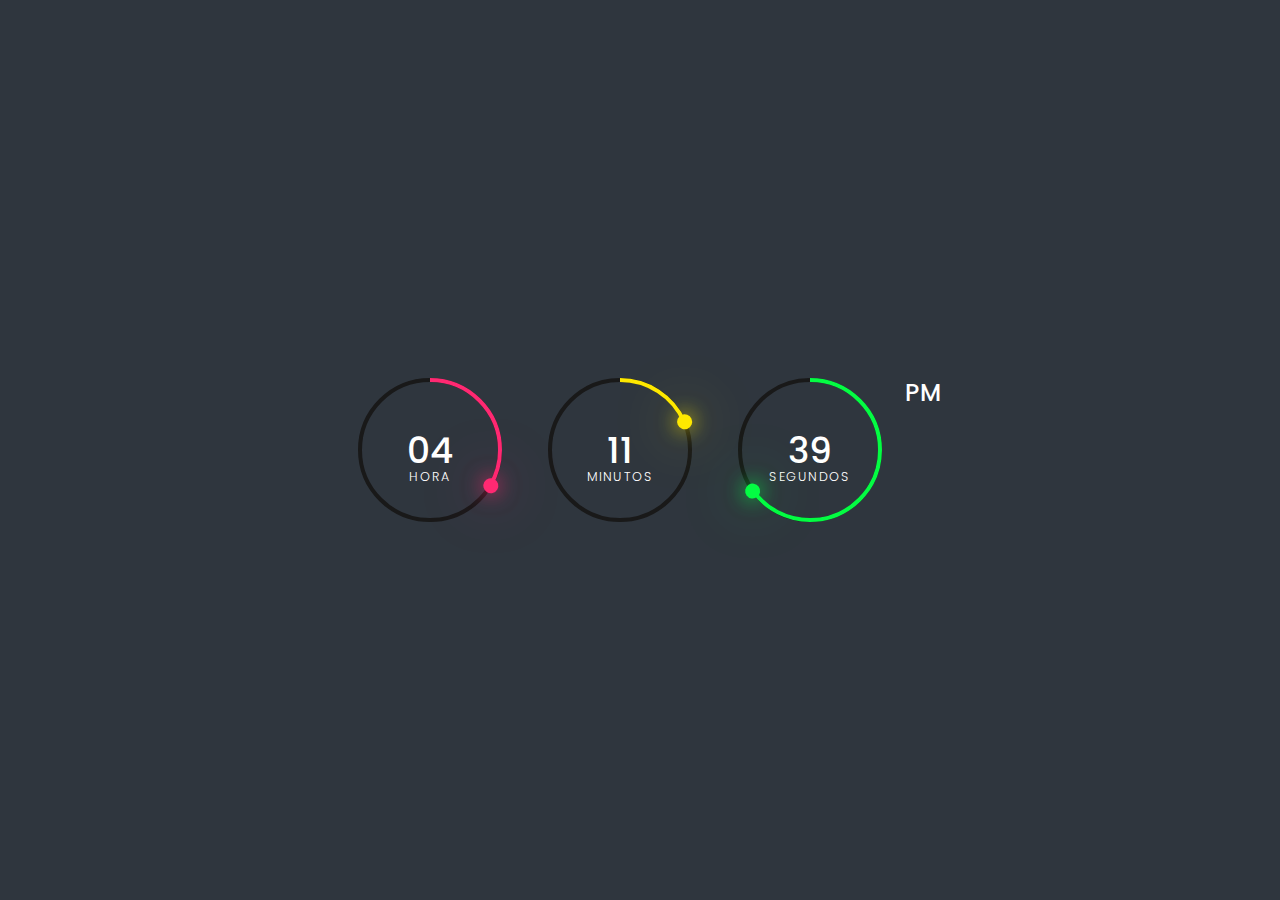
<file: Working Digital Clock/index.html>
<!DOCTYPE html>
<html lang="es">
<head>
  <!--==================== METADATOS ====================-->
  <meta charset="UTF-8">
  <meta name="viewport" content="width=device-width, initial-scale=1.0">
  <meta http-equiv="X-UA-Compatible" content="ie=edge">
  <meta name="description" content="Clocks">
  <meta name="keywords" content="HTML-CSS-JS">
  <meta name="author" content="Rocio Cuello">

  <!--==================== CSS ====================-->
  <link rel="stylesheet" href="assets/css/style.css">

  <!--==================== TITULO ====================-->
  <title>Clocks | Digital Clock</title>

  <!--==================== ICONO DE PESTAÑA ====================-->
  <link rel="icon" sizes="64x64" href="assets/img/favicon.webp"> 
  <link rel="icon" sizes="64x64" href="assets/img/favicon.png"> 
</head>
<body>
  <div id="time">
    <div class="circle" style="--clr:#ff2972;">
      <div class="dots hr_dot"></div>
      <svg>
        <circle cx="70" cy="70" r="70"></circle>
        <circle cx="70" cy="70" r="70" id="hh"></circle>
      </svg>
        <div id="hours">00</div>
    </div>
    <div class="circle"  style="--clr:#fee800;">
      <div class="dots min_dot"></div>
      <svg>
        <circle cx="70" cy="70" r="70"></circle>
        <circle cx="70" cy="70" r="70"  id="mm"></circle>
      </svg>
        <div id="minutes">00</div>
    </div>
    <div class="circle"  style="--clr:#04fc43;">
      <div class="dots sec_dot"></div>
      <svg>
        <circle cx="70" cy="70" r="70"></circle>
        <circle cx="70" cy="70" r="70"  id="ss"></circle>
      </svg> 
        <div id="seconds">00</div>
    </div>
    <div class="ap">
        <div id="ampm">AM</div>
    </div>
  </div>
  <!--==================== SCRIPT ====================-->
  <script>
      let hours = document.getElementById('hours');
      let minutes = document.getElementById('minutes');
      let seconds = document.getElementById('seconds');
      let ampm = document.getElementById('ampm');

      let hh = document.getElementById('hh');
      let mm = document.getElementById('mm');
      let ss = document.getElementById('ss');

      let hr_dot = document.querySelector('.hr_dot');
      let min_dot = document.querySelector('.min_dot');
      let sec_dot = document.querySelector('.sec_dot');



      setInterval(() => {
          let h = new Date().getHours();
          let m = new Date().getMinutes();
          let s = new Date().getSeconds();

          let am = h >= 12 ? 'PM' : 'AM';

          if (h > 12) {
              h = h - 12;
          } 

          h = (h < 10) ? "0" + h : h;
          m = (m < 10) ? "0" + m : m;
          s = (s < 10) ? "0" + s : s;

          hours.innerHTML = h + "<br><span>Hora</span>";
          minutes.innerHTML = m + "<br><span>Minutos</span>";
          seconds.innerHTML = s + "<br><span>Segundos</span>";
          ampm.innerHTML = am;

          hh.style.strokeDashoffset= 440-(440 * h) / 12;
          mm.style.strokeDashoffset= 440-(440 * m) / 60;
          ss.style.strokeDashoffset= 440-(440 * s) / 60;

          hr_dot.style.transform = `rotateZ(${h * 30}deg)`;
          min_dot.style.transform = `rotateZ(${m * 6}deg)`;
          sec_dot.style.transform = `rotateZ(${s * 6}deg)`;
          
      
      })
  </script>
</body>
</html>
</file>
<file: 3D Flip Clock/assets/css/style.css>
*{
    margin: 0;
    padding: 0;
}
body{
    display: flex;
    justify-content: center;
    align-items: center;
    min-height: 100vh;
    background: #060a1f;
}
.clock{
    display: flex;
    justify-content: center;
    align-items: center;
    width: auto;
}
</file>
<file: Animated Working Analog Clock/assets/css/style.css>
@import url('https://fonts.googleapis.com/css2?family=Open+Sans:ital,wght@0,300..800;1,300..800&display=swap');
*{
    margin: 0;
    padding: 0;
    box-sizing: border-box;
    font-family: "Open Sans", sans-serif;
}
body{
    display: flex;
    justify-content: center;
    align-items: center;
    min-height: 100vh;
    background: #acbaca;
}
.clock{
    position: relative;
    width: 300px;
    height: 300px;
    background: #c9d5e0;
    display: flex;
    justify-content: center;
    align-items: center;
    border-radius: 50px;
    box-shadow: 30px 30px 30px -10px rgba(0,0,0,0.15),
    inset 15px 15px 10px rgba(255,255,255,0.75),
    -15px -15px 35px rgba(255,255,255,0.55),
    inset -1px -1px 10px rgba(0,0,0,0.2);
}
.clock::before{
    content: '';
    position: absolute;
    width: 4px;
    height: 4px;
    background: #e91e63;
    border-radius: 50%;
    z-index: 1000;
    box-shadow: 0 0 0 1px #e91e63,
    0 0 0 3px #fff,
    0 0 5px rgba(0,0,0,0.15);
}
.clock .numbers{
    position: absolute;
    inset: 35px;
    background: #152b4a;
    border-radius: 50%;
    box-shadow: 5px 5px 15px #152b4a66,
    inset 5px 5px 5px rgba(255,255,255,0.55),
    -6px -6px 10px rgba(255,255,255,1);
}
.clock .numbers span{
    position: absolute;
    inset: 5px;
    text-align: center;
    color: #fff;
    font-size: 1.25em;
    transform: rotate(calc(90deg * var(--i)));
}
.clock .numbers span b{
   font-weight: 600;
   display: inline-block;
    transform: rotate(calc(-90deg * var(--i)));
}
.clock .numbers::before{
    content: '';
    position: absolute;
    inset: 35px;
    background: linear-gradient(to right, #00dbde 0%, #fc00ff 100%);
    border-radius: 50%;
    animation: animate 2s linear infinite;
}
@keyframes animate{
    0%{
        transform: rotate(360deg);
    }
    100%{
        transform: rotate(0deg);
    }
}
.clock .numbers::after{
    content: '';
    position: absolute;
    inset: 38px;
    background: #152b4a;
    border-radius: 50%;
}
.clock .numbers .circle {
    position: absolute;
    inset: 0;
    border-radius: 50%;
    display: flex;
    justify-content: center;
    z-index: 10;
}
.clock .numbers .circle i{
    position: absolute;
    width: 3px;
    height: 50%;
    background: #fff;
    transform-origin: bottom;
    transform: scaleY(0.55);
}
.clock .numbers .circle#hr i{
    transform: scaleY(0.3);
    width: 4px;
}
.clock .numbers .circle#mn i{
    transform: scaleY(0.45);
}
.clock .numbers .circle#sc i{
    width: 2px;
     transform: scaleY(0.55);
     background: #e91e63;
     box-shadow: 0 30px 0 #e91e63;

}
</file>
<file: Digital and Analog Clock/assets/css/style.css>
@import url('https://fonts.googleapis.com/css2?family=Anton&display=swap');
*{
    margin: 0;
    padding: 0;
    box-sizing: border-box;
    font-family: "Anton", sans-serif;
}
body{
    display: flex;
    justify-content: center;
    align-items: center;
    min-height: 100vh;
    background: #acbaca;
}
.clock{
    position: relative;
    display: flex;
    gap:20px;
}
.clock .digital{
    position: relative;
    width: 120px;
    height: 120px;
    display: flex;
    justify-content: center;
    align-items: center;
    background: #c9d5e0;
    border-radius: 30px;
    box-shadow: 20px 20px 20px -10px rgba(0,0,0,0.15),
    inset 15px 15px 10px rgba(255,255,255,0.5),
    -15px -15px 35px rgba(255,255,255,0.35),
    inset -1px -1px 10px rgba(0,0,0,0.2);
}
.clock .digital .screen{
    position: absolute;
    inset: 20px;
    background: #152b4a;
    border-radius: 20px;
    display: flex;
    justify-content: center;
    align-items: center;
    box-shadow: 5px 5px 15px 0 #152b4a66,
    inset 5px 5px 5px rgba(255,255,255,0.35),
    -6px -6px 10px rgba(255,255,255,1);
}
.clock .digital .screen::before{
    content: attr(data-text);
    position: absolute;
    bottom: -21px;
    left: 50%;
  transform: translateX(-50%) scale(0.75);
  letter-spacing: 0.1em;
  color: #333;
  text-transform: uppercase;
}
.clock .digital .time{
    position: absolute;
    inset: 0;
    display: flex;
    justify-content: center;
    align-items: center;
}
.clock .digital .time div{
    position: relative;
    font-size: 2.9em;
    color: var(--clr);
    letter-spacing: 0.1em;
    margin-left: 0.1em;
}
.clock .digital:nth-last-child(2) .time div{
    color: transparent;
    -webkit-text-stroke: 2px var(--clr);
}
.clock .digital:last-child::before{
    content: '';
    position: absolute;
    width: 4px;
    height: 4px;
    background: #152b4a;
    border: 2px solid #fff;
    z-index: 100000;
    border-radius: 50%;
}
.clock .digital:last-child::after{
    content: '';
    position: absolute;
    inset: 20px;
    background: #152b4a;
    border-radius: 50%;
    box-shadow: 5px 5px 15px 0 #152b4a66,
    inset 5px 5px 5px rgba(255,255,255,0.35),
    -6px -6px 10px rgba(255,255,255,1);
}
.box{
    position: absolute;
    inset: 0;
    border-radius: 50%;
    z-index: 1000;
}
.box::after{
    content: '';
    position: absolute;
    left: 50%;
    bottom: 50%;
    transform: translateX(-50%);
    width: 2px;
    height: 30px;
    background: var(--clr);
    border-radius: 4px;
}
.box:nth-child(1)::after{
    height: 20px;
    width: 4px;
}
.box:nth-child(2)::after{
    height: 25px;
    width: 3px;
}
#ampm{
    position: absolute;
    bottom: 0;
    left: 50%;
    transform: translateX(-50%) scale(0.75);
    color: #333;
    letter-spacing: 0.1em;
}
</file>
<file: Digital Clock/assets/css/style.css>
@import url('https://fonts.googleapis.com/css2?family=Open+Sans:ital,wght@0,300..800;1,300..800&display=swap');
*{
    margin: 0;
    padding: 0;
    box-sizing: border-box;
    font-family: "Open Sans", sans-serif;
}
body{
    display: flex;
    justify-content: center;
    align-items: center;
    min-height: 100vh;
    background: #060a1f;
}
#clock h2{
    position: relative;
    display: block;
    color: #fff;
    text-align: center;
    margin: 10px 0;
    font-weight: 700;
    text-transform: uppercase;
    letter-spacing: 0.4em;
    font-size: 0.8em;
}
#clock #time{
    display: flex;
}
#clock #time div{
    position: relative;
    margin: 0 5px;
    -webkit-box-reflect: below 1px linear-gradient(transparent,#0004);
}
#clock #time div span{
    position: relative;
    width: 100px;
    height: 80px;
    background: #2196f3;
    color: #fff;
    font-weight: 300;
    display: flex;
  justify-content: center;
  align-items: center;
  font-size: 3em;
  z-index: 10;
  box-shadow: 0 0 0 1px rgba(0,0,0,0.2);
}
#clock #time div span:nth-child(2){
    height: 30px;
    font-size: 0.7em;
    letter-spacing: 0.2em;
    font-weight: 500;
    z-index: 9;
    box-shadow: none;
    background: #127fd6;
    text-transform: uppercase;
}
#clock #time div:nth-last-child(2) span{
    background: #ff006a;
}
#clock #time div:nth-last-child(2)  span:nth-child(2){
    background: #ec0062;
}
#clock #time div:nth-last-child(1) span{
    position: absolute;
    bottom: 0;
    width: 60px;
    height: 40px;
    font-size: 1.5em;
    background: #fff;
    color: #000;
    -webkit-box-reflect: below 1px linear-gradient(transparent,#0004);
}
</file>
<file: Glassmorphism Analog Clock/assets/css/style.css>
*{
    margin: 0;
    padding: 0;
    box-sizing: border-box;
}
body{
    display: flex;
    justify-content: center;
    align-items: center;
    min-height: 100vh;
}
body::before{
    content: '';
    position: absolute;
    top: 0;
    left: 0;
    width: 100%;
    height: 100%;
    background: linear-gradient(45deg,#e91e63,#e91e63 50%,#ffc107 50%,#ffc107)   ;
}
body::after{
    content: '';
    position: absolute;
    top: -20px;
    left: 0;
    width: 100%;
    height: 100%;
    background: linear-gradient(160deg,#03a9f4,#03a9f4 50%,transparent 50%,transparent)   ;
    animation: animate 5s ease-in-out infinite;
}
@keyframes animate{
    0%,100%{
        transform: translateY(10px);
    }
    50%{
        transform: translateY(-10px);
    }
}
.container{
   position: relative; 
}
.container::before{
    content: '';
    position: absolute;
    bottom: -150px;
    width: 100%;
    height: 60px;
    background:radial-gradient(rgba(0,0,0,0.2),transparent,transparent);
    border-radius: 50%;
}
.box{
    position: relative;
    z-index: 1;
    width: 400px;
    height: 400px;
    backdrop-filter: blur(25px);
    border-radius: 50%;
    border: 1px solid rgba(255,255,255,0.5);
    animation: animate 5s ease-in-out infinite;
    animation-delay: -2.5s;
}
.clock{
    position: absolute;
    top: 10px;
    left: 10px;
    right: 10px;
    bottom: 10px;
    display: flex;
    justify-content: center;
    align-items: center;
    background: radial-gradient(transparent,rgba(255,255,255,0.2)),url(../img/clock.png);
    background-size: cover;
    border-radius: 50%;
    backdrop-filter: blur(25px);
    border: 1px solid rgba(255,255,255,0.5);
    border-bottom: none;
    border-right: none;
    box-shadow: -10px -10px 20px rgba(255,255,255,0.1),
    10px 10px 20px rgba(0,0,0,0.1),
    0 40px 50px rgba(0,0,0,0.2);
}
.clock::before{
    content: '';
    position: absolute;
    width: 15px;
    height: 15px;
    background: #fff;
    border-radius: 50%;
    z-index: 10000;
}
.hour,
.mi n,
.sec{
    position: absolute;
}
.hour,.hr{
    width: 160px;
    height: 160px;
}
.min,.mn{
    width: 190px;
    height: 190px; 
}
.sec, .sc{
    width: 230px;
    height: 230px;
}
.hr,.mn,.sc{
    display: flex;
    justify-content: center;
    position: absolute;
    border-radius: 50%;
}
.hr::before{
    content: '';
    position: absolute;
    width: 8px;
    height: 80px;
    background:#ff105e ;
    z-index: 11;
    border-radius: 6px;
}
.mn::before{
    content: '';
    position: absolute;
    width: 4px;
    height: 90px;
    background:#fff ;
    z-index: 12;
    border-radius: 6px;
}
.sc::before{
    content: '';
    position: absolute;
    width: 2px;
    height: 150px;
    background:#03a9f4;
    z-index: 12;
    border-radius: 6px;
}
</file>
<file: Glassmorphism Digital Clock/assets/css/style.css>
*{
margin: 0;
padding: 0;
box-sizing: border-box;
font-family: consolas;
}
section{
    position: relative;
    width: 100%;
    height: 100vh;
    background: #19172e;
    display: flex;
    justify-content: center;
    align-items: center;
}
section::before{
    content: '';
    position: absolute;
    top: 10%;
    right: 20%;
    width: 300px;
    height: 300px;
    border-radius: 10px;
    background: linear-gradient(#f9d924,#ff2c24);
    animation: animate 5s ease-in-out infinite;
}
section::after{
    content: '';
    position: absolute;
   bottom:  10%;
   left: 20%;
    width: 250px;
    height:250px;
    border-radius: 10px;
    background: linear-gradient(#01d6ff,#0f24f9);
    animation: animate 5s ease-in-out infinite;
}
@keyframes animate{
    0%,100%{
        transform: translateY(20px);
    }
    50%{
        transform: translateY(-20px);
    }
}
.clock{
    position: relative;
    width: 700px;
    height: 250px;
    background: rgba(255,255,255,0.05);
    box-shadow: 0 15px 25px rgba(0,0,0,0.1);
    z-index: 1000;
    border-radius: 20px;
    border: 1px solid rgba(255,255,255,0.1);
    backdrop-filter: blur(20px);
}
.clock .container{
    display: flex;
    justify-content: center;
    align-items: center;
    height: 100%;
}
.clock .container h2{
    font-size: 6em;
    color: #fff;
}
.clock .container h2:nth-child(odd){
    padding: 5px 15px;
    border-radius: 10px;
    background: rgba(255,255,255,0.05);
    box-shadow: 0 15px 25px rgba(0,0,0,0.2);
    margin: 0 10px;
    border-bottom: 1px solid rgba(255,255,255,0.1);
    border-right: 1px solid rgba(255,255,255,0.1);
}
.clock .container h2#seconds{
    color: #f9d924;
}
#ampm{
    position: relative;
    top: -50px;
    font-size: 2em;
    color: #fff;
    font-weight:700 ;
}
</file>
<file: Neumorphism Working Analog Clock/assets/css/style.css>
*{
    margin: 0;
    padding: 0;
    box-sizing: border-box;
}
body{
    display: flex;
    justify-content: center;
    align-items: center;
    min-height: 100vh;
    background: #091921;
}
body.light{
    background: #d1dae3;
}
.clock{
    width: 350px;
    height: 350px;
    display: flex;
    justify-content: center;
    align-items: center;
    background: url(../img/clock.png);
    background-size: cover;
    border: 4px solid #091921;
    border-radius: 50%;
    box-shadow: 0 -15px 15px rgba(255,255,255,0.05),
    inset 0 -15px 15px rgba(255,255,255,0.05),
    0 15px 15px rgba(0,0,0,0.3),
    inset 0 15px 15px rgba(0,0,0,0.3);
}
body.light .clock{
    background:#d1dae3 url(../img/clock.png);
    background-size: cover;
    border: 4px solid #cad3dc;
    box-shadow: -8px -8px 15px rgba(255,255,255,0.5),
     10px 10px 10px rgba(0,0,0,0.1),
    inset -8px -8px 15px rgba(255,255,255,0.5),
    inset 10px 10px 10px rgba(0,0,0,0.1);
}
.clock::before{
    content: '';
    position: absolute;
    width: 15px;
    height: 15px;
    background: #fff;
    border-radius: 50%;
    z-index: 10000;
}
body.light .clock::before {
    background: #008eff;
}
.hour,
.mi n,
.sec{
    position: absolute;
}
.hour,.hr{
    width: 160px;
    height: 160px;
}
.min,.mn{
    width: 190px;
    height: 190px; 
}
.sec, .sc{
    width: 230px;
    height: 230px;
}
.hr,.mn,.sc{
    display: flex;
    justify-content: center;
    position: absolute;
}
.hr::before{
    content: '';
    position: absolute;
    width: 8px;
    height: 80px;
    background:#ff105e ;
    z-index: 11;
    border-radius: 6px;
}
.mn::before{
    content: '';
    position: absolute;
    width: 4px;
    height: 90px;
    background:#fff ;
    z-index: 12;
    border-radius: 6px;
}
body.light .mn::before{
    background: #091921;
}
.sc::before{
    content: '';
    position: absolute;
    width: 2px;
    height: 150px;
    background:#03a9f4;
    z-index: 12;
    border-radius: 6px;
}

.toggleClass{
    position: absolute;
    top: 30px;
    right: 150px;
    width: 20px;
    height: 20px;
    font-size: 18px;
    border-radius:50% ;
    background: #d1dae3;
    color: #d1dae3;
    font-family: consolas;
    cursor: pointer;
    display: flex;
    align-items: center;
}
.toggleClass::before{
    position: absolute;
    left: 25px;
    content: 'Light Mode';
    white-space: nowrap;
}
body.light .toggleClass{
    background: #091921;
    color: #091921;
}
body.light .toggleClass::before{
    content: 'Dark Mode';
}
</file>
<file: Reloj Digital/assets/css/style.css>
* {
  padding: 0;
  margin: 0;
  box-sizing: border-box;
}
body {
  width: 100%;
  height: 100vh;
  background: radial-gradient(ellipse at center, #0a2e38 0%, #000000 70%);
  background-size: 100%;
}
p {
  margin: 0;
  padding: 0;
}
.reloj {
  font-family: monospace;
  color: #fff;
  text-align: center;
  position: absolute;
  top: 50%;
  left: 50%;
  transform: translate(-50%, -50%);
  text-shadow: 0 0 20px rgba(10,175,230,1), 0 0 20px rgba(10,175,230,0);
}
.tiempo {
  letter-spacing: 0.05em;
  font-size: 80px;
  padding: 5px 0;
}
.fecha {
  letter-spacing: 0.1em;
  font-size: 24px;
}
</file>
<file: Responsive Analog Clock/assets/css/style.css>
@import url("https://fonts.googleapis.com/css2?family=Poppins:wght@400;500&display=swap");

:root {
  --hue-color: 240;

  --first-color: hsl(var(--hue-color), 53%, 49%);
  --title-color: hsl(var(--hue-color), 53%, 15%);
  --text-color: hsl(var(--hue-color), 12%, 35%);
  --text-color-light: hsl(var(--hue-color), 12%, 65%);
  --white-color: #FFF;
  --body-color: hsl(var(--hue-color), 24%, 94%);


  --body-font: 'Poppins', sans-serif;
  --biggest-font-size: 3rem;
  --small-font-size: .813rem;
  --smaller-font-size: .75rem;
  --tiny-font-size: .625rem;


  --font-medium: 500;

  --mb-0-25: .25rem;
  --mb-1: 1rem;
  --mb-1-5: 1.5rem;
  --mb-2-5: 2.5rem;


  --z-normal: 1;
  --z-tooltip: 10;
}

@media screen and (min-width: 968px) {
  :root {
    --biggest-font-size: 3.5rem;
    --small-font-size: .875rem;
    --smaller-font-size: .813rem;
    --tiny-font-size: .75rem;
  }
}


body.dark-theme {
  --title-color: hsl(var(--hue-color), 12%, 95%);
  --text-color: hsl(var(--hue-color), 12%, 75%);
  --body-color: hsl(var(--hue-color), 10%, 16%);
}


.clock__theme {
  position: absolute;
  top: -1rem;
  right: -1rem;
  display: flex;
  padding: .25rem;
  border-radius: 50%;
  box-shadow: inset -1px -1px 1px hsla(var(--hue-color), 0%, 100%, 1), 
              inset 1px 1px 1px hsla(var(--hue-color), 30%, 86%, 1);
  color: var(--first-color);
  cursor: pointer;
  transition: .4s; 
}

.dark-theme .clock__circle {
  box-shadow: 6px 6px 16px hsla(var(--hue-color), 8%, 12%, 1), 
              -6px -6px 16px hsla(var(--hue-color), 8%, 20%, 1), 
              inset -6px -6px 16px hsla(var(--hue-color), 8%, 20%, 1), 
              inset 6px 6px 12px hsla(var(--hue-color), 8%, 12%, 1);
}

.dark-theme .clock__theme {
  box-shadow: inset -1px -1px 1px hsla(var(--hue-color), 8%, 20%, 1), 
              inset 1px 1px 1px hsla(var(--hue-color), 8%, 12%, 1);
}

* {
  box-sizing: border-box;
  padding: 0;
  margin: 0;
}

body {
  margin: 0;
  font-family: var(--body-font);
  background-color: var(--body-color);
  color: var(--text-color);
  transition: .4s; 
}

a {
  text-decoration: none;
}


.container {
  max-width: 968px;
  margin-left: var(--mb-1);
  margin-right: var(--mb-1);
}

.grid {
  display: grid;
}

.clock__container {
  height: 100vh;
  grid-template-rows: 1fr max-content;
}

.clock__circle {
  position: relative;
  width: 200px;
  height: 200px;
  box-shadow: -6px -6px 16px var(--white-color), 
              6px 6px 16px hsla(var(--hue-color), 30%, 86%, 1), 
              inset 6px 6px 16px hsla(var(--hue-color), 30%, 86%, 1), 
              inset -6px -6px 16px var(--white-color);
  border-radius: 50%;
  justify-self: center;
  display: flex;
  justify-content: center;
  align-items: center;
  transition: .4s; 
}

.clock__content {
  align-self: center;
  row-gap: 3.5rem;
}

.clock__twelve, 
.clock__three, 
.clock__six, 
.clock__nine {
  position: absolute;
  width: 1rem;
  height: 1px;
  background-color: var(--text-color-light);
}

.clock__twelve, 
.clock__six {
  transform: translateX(-50%) rotate(90deg);
}

.clock__twelve {
  top: 1.25rem;
  left: 50%;
}

.clock__three {
  top: 50%;
  right: .75rem;
}

.clock__six {
  bottom: 1.25rem;
  left: 50%;
}

.clock__nine {
  left: .75rem;
  top: 50%;
}

.clock__rounder {
  width: .75rem;
  height: .75rem;
  background-color: var(--first-color);
  border-radius: 50%;
  border: 2px solid var(--body-color);
  z-index: var(--z-tooltip);
}

.clock__hour, 
.clock__minutes, 
.clock__seconds {
  position: absolute;
  display: flex;
  justify-content: center;
}

.clock__hour {
  width: 105px;
  height: 105px;
}

.clock__hour::before {
  content: '';
  position: absolute;
  background-color: var(--text-color);
  width: .25rem;
  height: 3rem;
  border-radius: .75rem;
  z-index: var(--z-normal);
}

.clock__minutes {
  width: 136px;
  height: 136px;
}

.clock__minutes::before {
  content: '';
  position: absolute;
  background-color: var(--text-color);
  width: .25rem;
  height: 4rem;
  border-radius: .75rem;
  z-index: var(--z-normal);
}

.clock__seconds {
  width: 130px;
  height: 130px;
}

.clock__seconds::before {
  content: '';
  position: absolute;
  background-color: var(--first-color);
  width: .125rem;
  height: 5rem;
  border-radius: .75rem;
  z-index: var(--z-normal);
}

.clock__logo {
  width: max-content;
  justify-self: center;
  margin-bottom: var(--mb-2-5);
  font-size: var(--smaller-font-size);
  font-weight: var(--font-medium);
  color: var(--text-color-light);
  transition: .3s;
}

.clock__logo:hover {
  color: var(--first-color);
}

.clock__text {
  display: flex;
  justify-content: center;
}

.clock__text-hour, 
.clock__text-minutes {
  font-size: var(--biggest-font-size);
  font-weight: var(--font-medium);
  color: var(--title-color);
}

.clock__text-ampm {
  font-size: var(--tiny-font-size);
  color: var(--title-color);
  font-weight: var(--font-medium);
  margin-left: var(--mb-0-25);
}

.clock__date {
  text-align: center;
  font-size: var(--small-font-size);
  font-weight: var(--font-medium);
}

@media screen and (min-width: 968px) {
  .container {
    margin-left: auto;
    margin-right: auto;
  }
  .clock__logo {
    margin-bottom: 3rem;
  }
}
</file>
<file: Working Analog and Digital Clock/assets/css/style.css>
@import url('https://fonts.googleapis.com/css2?family=Poppins:ital,wght@0,100;0,200;0,300;0,400;0,500;0,600;0,700;0,800;0,900;1,100;1,200;1,300;1,400;1,500;1,600;1,700;1,800;1,900&display=swap');
*{
    margin: 0;
    padding: 0;
    box-sizing: border-box;
    font-family: "Poppins", sans-serif;
}
body{
    display: flex;
    justify-content: center;
    align-items: center;
    min-height: 100vh;
    background: #2f363e;
}
.container{
    position: relative;
    background: #2f363e;
   
    border-radius: 20px;
    border-top-left-radius: 225px;
    border-top-right-radius: 225px;
    box-shadow: 25px 25px 75px rgba(0,0,0,0.75),
    10px 10px 70px rgba(0,0,0,0.25),
    inset 5px 5px 10px rgba(0,0,0,0.5),
    inset 5px 5px 20px rgba(255,255,255,0.2),
    inset -5px -5px 15px rgba(0,0,0,0.75);
    display: flex;
    justify-content: center;
    align-items: center;
    flex-direction: column;
}
.clock{
    position: relative;
    width: 450px;
    height: 450px;
    background: #2f363e;
    border-radius: 50%;
    box-shadow:  10px 10px 70px rgba(0,0,0,0.25),
    inset 5px 5px 10px rgba(0,0,0,0.5),
    inset 5px 5px 20px rgba(255,255,255,0.2),
    inset -5px -5px 15px rgba(0,0,0,0.75);
    display: flex;
    justify-content: center;
    align-items: center;
    margin-bottom: 30px;
}
.clock::before{
    content: '';
    position: absolute;
    width: 8px;
    height: 8px;
    background: #2f363e;
    border: 3px solid #fff;
    border-radius: 50%;
    z-index: 100000;
}
.clock span{
    position: absolute;
    inset: 20px;
    color: #fff;
    text-align: center;
    transform: rotate(calc(30deg * var(--i)));
}
.clock span b{
    font-size: 2em;
    opacity: 0.25;
    font-weight: 600;
    display: inline-block;
    transform: rotate(calc(-30deg * var(--i)));
}
.circle{
    position: absolute;
    width: 300px;
    height: 300px;
    border: 2px solid rgba(0,0,0,0.25);
    border-radius: 50%;
    display: flex;
    justify-content: center;
    align-items: flex-start;
    z-index: 10;
}
.circle i{
    position: absolute;
    width: 6px;
    height: 50%;
    background: var(--clr);
    opacity: 0.75;
    transform-origin: bottom;
    transform: scaleY(0.5);
}
.circle:nth-child(1) i{
    width: 2px;
}
.circle:nth-child(2) i{
    width: 6px;
}
.circle2{
    width: 240px;
    height: 240px;
    z-index: 9;
}
.circle3{
    width: 180px;
    height: 180px;
    z-index: 8;
}
.circle::before{
    content: '';
    position: absolute;
    top: -8.5px;
    width: 15px;
    height: 15px;
    border-radius: 50%;
    background: var(--clr);
    box-shadow: 0 0 20px var(--clr),
    0 0 60px var(--clr);
}
#time{
    margin-bottom: 40px;
    display: flex;
    padding: 10px 20px;
    font-size: 2em;
    font-weight: 600;
    border: 2px solid rgba(0,0,0,0.5);
    border-radius: 40px;
    box-shadow:  5px 5px 10px rgba(0,0,0,0.5),
    inset 5px 5px 20px rgba(255,255,255,0.2),
    inset -5px -5px 15px rgba(0,0,0,0.75);
}
#time div{
    position: relative;
    width: 60px;
    text-align: center;
    font-weight: 500;
    color: var(--clr);
}
#time div:nth-child(1)::after,
#time div:nth-child(2)::after{
    content: ':';
    position: absolute;
    right: -4px; 
}
#time div:last-child{
    font-size: 0.5em;
    display: flex;
    justify-content: center;
    align-items: center;
    color: #fff;
}
#time div:nth-child(2)::after{
    animation: animate 1s steps(1) infinite;
}
@keyframes animate{
    0%{
        opacity: 1;
    }
    50%{
        opacity: 0;
    }
}
</file>
<file: Working Digital Clock(2)/assets/css/style.css>
* {
    margin: 0;
    padding: 0;
    box-sizing: border-box;
  }
  
  body {
    display: flex;
    justify-content: center;
    align-items: center;
    min-height: 100vh;
    overflow: hidden;
    background: #2f363e;
  }
  
  .clock {
    position: relative;
    width: 280px;
    height: 280px;
    display: flex;
    justify-content: center;
    align-items: center;
    scale: 2;
    box-shadow: inset 5px 5px 25px rgba(0, 0, 0, 0.25);
    border-radius: 50%;
  }
  .clock::before{
    content: '';
    position: absolute;
    width: 5px;
    height: 5px;
background: #2f363e;   
z-index: 10000;
border: 1px solid #fff;
border-radius: 50%; 
  }
  #time {
    position: relative;
    width: 250px;
    height: 250px;
    display: flex;
    justify-content: center;
    align-items: center;
  }
  
  #time .circle {
    position: absolute;
    display: flex;
    justify-content: center;
    align-items: center;
  }
  
  #time .circle svg {
    position: relative;
    transform: rotate(270deg);
  }
  
  #time .circle:nth-child(1) svg {
    width: 250px;
    height: 250px;
  }
  
  #time .circle:nth-child(2) svg {
    width: 210px;
    height: 210px;
  }
  
  #time .circle:nth-child(3) svg {
    width: 170px;
    height: 170px;
  }
  
  #time .circle svg circle {
    width: 100%;
    height: 100%;
    fill: transparent;
    stroke-width: 5;
    stroke: var(--clr);
    transform: translate(5px, 5px);
    opacity: 0.25;
  }
  
  #time .circle:nth-child(1) svg circle {
    stroke-dasharray: 760;
    stroke-dashoffset: 760;
  }
  
  #time .circle:nth-child(2) svg circle {
    stroke-dasharray: 630;
    stroke-dashoffset: 630;
  }
  
  #time .circle:nth-child(3) svg circle {
    stroke-dasharray: 510;
    stroke-dashoffset: 510;
  }
  
  .dots {
    position: absolute;
    width: 100%;
    height: 100%;
    display: flex;
    align-items: flex-start;
    justify-content: center;
    z-index: 10;
  }
  
  .dots::before {
    content: '';
    position: absolute;
    top: -3px;
    width: 15px;
    height: 15px;
    background: var(--clr);
    border-radius: 50%;
    box-shadow: 0 0 20px var(--clr), 0 0 40px var(--clr), 0 0 60px var(--clr), 0 0 80px var(--clr);
  }
  .niddles{
    position: absolute;
    width: 200px;
    height: 200px;
    border-radius: 50%;
    display: flex;
    justify-content: center;
    align-items: flex-start;
    z-index: 10;
  }
  .niddles i{
    position: absolute;
    width: 2px;
  background: var(--clr2);
  height: 50%;
  opacity: 0.75;
  border-radius: 6px;
  transform-origin: bottom;
  transform: scaleY(0.5);
  }
  .niddles.niddles2{
    width: 170px;
    height: 170px;
    z-index: 9;
  }
  .niddles.niddles2 i{
    width: 3px;
  }
  .niddles.niddles3{
    width: 140px;
    height: 140px;
    z-index: 8;
  }
  .niddles.niddles3 i{
    width: 4px;
  }
  #time span{
    position: absolute;
    inset: 55px;
    text-align: center;
    color: #999;
    font-family: consolas;
    transform: rotate(calc(30deg * var(--i)));
  }
  #time span b{
    font-size: 0.7em;
    font-weight: 500;
    display: inline-block;
    transform: rotate(calc(-30deg * var(--i)));
  }
</file>
<file: Working Digital Clock(3)/assets/css/style.css>
@import url("https://fonts.googleapis.com/css2?family=Poppins:wght@400;500&display=swap");
*{
    margin: 0;
    padding: 0;
    box-sizing: border-box;
    font-family: 'Poppins', sans-serif;
  }
  
  body {
    display: flex;
    justify-content: center;
    align-items: center;
    min-height: 100vh;
    background: #2f363e;
  }
#clock{
    position: absolute;
    display: flex;
    justify-content: center;
    align-items: center;
    gap: 80px;
}
#secDots,
#minDots,
#hrDots{
    position: relative;
  width: 200px;
  height: 200px;
  border-radius: 50%;
  rotate: 90deg;
}
#secDots::before,
#minDots::before,
#hrDots::before{
    content: '';
    position: absolute;
    inset: -20px;
    border-radius: 50%;
    box-shadow: 25px 25px 75px rgba(0,0,0,0.25),
    10px 10px 70px rgba(0,0,0,0.25),
    inset 5px 5px 10px rgba(0,0,0,0.5),
    inset 5px 5px 20px rgba(255,255,255,0.2),
    inset -5px -5px 15px rgba(0,0,0,0.75);
}
#secDots h2,
#minDots h2,
#hrDots h2{
  position: absolute;
  text-align: center;
 transform: rotate(-90deg);
  inset: 0;
  display: flex;
  justify-content: center;
  align-items: center;
  flex-direction: column;
  font-size: 4em;
  font-weight: 500;
  color: var(--clr);
}
#secDots h2 span,
#minDots h2 span,
#hrDots h2 span{
  position: absolute;
  font-size: 0.25em;
  font-weight: 500;
  bottom: 50px;
  text-transform: uppercase;
  letter-spacing: 0.1em;
}
#secDots b{
  position: absolute;
  color: #fff;
  display: inline-flex;
  transform: rotate(-90deg) translate(-30px,90px);
}
#secDots .dot,
#minDots .dot,
#hrDots .dot{
  position: absolute;
  top: 50%;
  width: 10px;
  height: 3px;
  background: var(--clr);
  transform-origin: 100px;
}
#secDots .active.dot,
#minDots .active.dot,
#hrDots .active.dot{
  background: var(--clr);
  box-shadow: 0 0 10px var(--clr),
  0 0 20px var(--clr),
  0 0 30px var(--clr);
}
#secDots .active.dot ~ .dot,
#minDots .active.dot ~ .dot,
#hrDots .active.dot ~ .dot{
  background: #555;
}
#secDots .dot:nth-child(5n + 5),
#minDots .dot:nth-child(5n + 5){
  width: 20px;
}
#hrDots .dot{
  width: 20px;
}
#hrDots .dot::before{
  content: '';
  position: absolute;
  left: 0;
  top: 10px;
  width: 4px;
  height: 4px;
  border-radius: 4px ;
  background: var(--clr);
  box-shadow:1.5px 9px var(--clr),
  4px 18px var(--clr),
 7px 27px var(--clr);

}

#hrDots .active.dot ~ .dot::before{
  background: #555;
  box-shadow:1.5px 9px #555,
  4px 18px #555,
 7px 27px #555;
}
</file>
<file: Working Digital Clock/assets/css/style.css>
@import url('https://fonts.googleapis.com/css2?family=Poppins:ital,wght@0,100;0,200;0,300;0,400;0,500;0,600;0,700;0,800;0,900;1,100;1,200;1,300;1,400;1,500;1,600;1,700;1,800;1,900&display=swap');
*{
    margin: 0;
    padding: 0;
    box-sizing: border-box;
    font-family: "Poppins", sans-serif;
}
body{
    display: flex;
    justify-content: center;
    align-items: center;
    min-height: 100vh;
    background: #2f363e;
}
#time{
    display: flex;
    gap: 40px;
    color: #fff;
}
#time .circle{
    position: relative;
    width: 150px;
    height: 150px;
    display: flex;
    justify-content: center;
    align-items: center;
}
#time .circle svg{
    position: relative;
    width: 150px;
    height: 150px;
    transform: rotate(270deg);
}
#time .circle svg circle{
    width: 100%;
    height: 100%;
    fill: transparent;
    stroke: #191919;
    stroke-width: 4;
    transform: translate(5px ,5px);
}
#time .circle svg circle:nth-child(2){
    stroke:var(--clr);
    stroke-dasharray: 440;
}
#time div{
    position: absolute;
    text-align: center;
    font-weight: 500;
    font-size: 1.5em;
}
#time div span{
    position: absolute;
    transform: translateX(-50%) translateY(-10px);
    font-size: 0.35em;
    font-weight: 300;
    letter-spacing: 0.1em;
    text-transform: uppercase;
}
#time .ap{
    position: relative;
    font-size: 1em;
    transform: translateX(-20px);
}
.dots{
    position: absolute;
    width: 100%;
    height: 100%;
    z-index: 10;
    display: flex;
    justify-content: center;
}
.dots::before{
    content: '';
    position: absolute;
    top: -3px;
    width:15px ;
    height: 15px;
    background: var(--clr);
    border-radius: 50%;
    box-shadow: 0 0 20px var(--clr),
    0 0 60px var(--clr);
}
</file>
<file: 3D Flip Clock/assets/css/flipclock.css>
/* Get the bourbon mixin from http://bourbon.io */
/* Reset */
.flip-clock-wrapper * {
    -webkit-box-sizing: border-box;
    -moz-box-sizing: border-box;
    -ms-box-sizing: border-box;
    -o-box-sizing: border-box;
    box-sizing: border-box;
    -webkit-backface-visibility: hidden;
    -moz-backface-visibility: hidden;
    -ms-backface-visibility: hidden;
    -o-backface-visibility: hidden;
    backface-visibility: hidden;
}

.flip-clock-wrapper a {
  cursor: pointer;
  text-decoration: none;
  color: #ccc; }

.flip-clock-wrapper a:hover {
  color: #fff; }

.flip-clock-wrapper ul {
  list-style: none; }

.flip-clock-wrapper.clearfix:before,
.flip-clock-wrapper.clearfix:after {
  content: " ";
  display: table; }

.flip-clock-wrapper.clearfix:after {
  clear: both; }

.flip-clock-wrapper.clearfix {
  *zoom: 1; }

/* Main */
.flip-clock-wrapper {
  font: normal 11px "Helvetica Neue", Helvetica, sans-serif;
  -webkit-user-select: none; }

.flip-clock-meridium {
  background: none !important;
  box-shadow: 0 0 0 !important;
  font-size: 36px !important; }

.flip-clock-meridium a { color: #313333; }

.flip-clock-wrapper {
  text-align: center;
  position: relative;
  width: 100%;
  margin: 1em;
}

.flip-clock-wrapper:before,
.flip-clock-wrapper:after {
    content: " "; /* 1 */
    display: table; /* 2 */
}
.flip-clock-wrapper:after {
    clear: both;
}

/* Skeleton */
.flip-clock-wrapper ul {
  position: relative;
  float: left;
  margin: 5px;
  width: 60px;
  height: 90px;
  font-size: 80px;
  font-weight: bold;
  line-height: 87px;
  border-radius: 6px;
  background: #000;
}

.flip-clock-wrapper ul li {
  z-index: 1;
  position: absolute;
  left: 0;
  top: 0;
  width: 100%;
  height: 100%;
  line-height: 87px;
  text-decoration: none !important;
}

.flip-clock-wrapper ul li:first-child {
  z-index: 2; }

.flip-clock-wrapper ul li a {
  display: block;
  height: 100%;
  -webkit-perspective: 200px;
  -moz-perspective: 200px;
  perspective: 200px;
  margin: 0 !important;
  overflow: visible !important;
  cursor: default !important; }

.flip-clock-wrapper ul li a div {
  z-index: 1;
  position: absolute;
  left: 0;
  width: 100%;
  height: 50%;
  font-size: 80px;
  overflow: hidden; 
  outline: 1px solid transparent; }

.flip-clock-wrapper ul li a div .shadow {
  position: absolute;
  width: 100%;
  height: 100%;
  z-index: 2; }

.flip-clock-wrapper ul li a div.up {
  -webkit-transform-origin: 50% 100%;
  -moz-transform-origin: 50% 100%;
  -ms-transform-origin: 50% 100%;
  -o-transform-origin: 50% 100%;
  transform-origin: 50% 100%;
  top: 0; }

.flip-clock-wrapper ul li a div.up:after {
  content: "";
  position: absolute;
  top: 44px;
  left: 0;
  z-index: 5;
  width: 100%;
  height: 3px;
  background-color: #000;
  background-color: rgba(0, 0, 0, 0.4); }

.flip-clock-wrapper ul li a div.down {
  -webkit-transform-origin: 50% 0;
  -moz-transform-origin: 50% 0;
  -ms-transform-origin: 50% 0;
  -o-transform-origin: 50% 0;
  transform-origin: 50% 0;
  bottom: 0;
  border-bottom-left-radius: 6px;
  border-bottom-right-radius: 6px;
}

.flip-clock-wrapper ul li a div div.inn {
  position: absolute;
  left: 0;
  z-index: 1;
  width: 100%;
  height: 200%;
  color: #ccc;
  text-shadow: 0 1px 2px #000;
  text-align: center;
  background-color: #333;
  border-radius: 6px;
  font-size: 70px; }

.flip-clock-wrapper ul li a div.up div.inn {
  top: 0; }

.flip-clock-wrapper ul li a div.down div.inn {
  bottom: 0; }

/* PLAY */
.flip-clock-wrapper ul.play li.flip-clock-before {
  z-index: 3; }

.flip-clock-wrapper .flip {   box-shadow: 0 2px 5px rgba(0, 0, 0, 0.7); }

.flip-clock-wrapper ul.play li.flip-clock-active {
  -webkit-animation: asd 0.01s 0.49s linear both;
  -moz-animation: asd 0.01s 0.49s linear both;
  animation: asd 0.01s 0.49s linear both;
  z-index: 5; }

.flip-clock-divider {
  float: left;
  display: inline-block;
  position: relative;
  width: 20px;
  height: 100px; }

.flip-clock-divider:first-child {
  width: 0; }

.flip-clock-dot {
  display: block;
  background: #323434;
  width: 10px;
  height: 10px;
  position: absolute;
  border-radius: 50%;
  box-shadow: 0 0 5px rgba(0, 0, 0, 0.5);
  left: 5px; }

.flip-clock-divider .flip-clock-label {
  position: absolute;
  top: -1.5em;
  right: -86px;
  color: black;
  text-shadow: none; }

.flip-clock-divider.minutes .flip-clock-label {
  right: -88px; }

.flip-clock-divider.seconds .flip-clock-label {
  right: -91px; }

.flip-clock-dot.top {
  top: 30px; }

.flip-clock-dot.bottom {
  bottom: 30px; }

@-webkit-keyframes asd {
  0% {
    z-index: 2; }

  100% {
    z-index: 4; } }

@-moz-keyframes asd {
  0% {
    z-index: 2; }

  100% {
    z-index: 4; } }

@-o-keyframes asd {
  0% {
    z-index: 2; }

  100% {
    z-index: 4; } }

@keyframes asd {
  0% {
    z-index: 2; }

  100% {
    z-index: 4; } }

.flip-clock-wrapper ul.play li.flip-clock-active .down {
  z-index: 2;
  -webkit-animation: turn 0.5s 0.5s linear both;
  -moz-animation: turn 0.5s 0.5s linear both;
  animation: turn 0.5s 0.5s linear both; }

@-webkit-keyframes turn {
  0% {
    -webkit-transform: rotateX(90deg); }

  100% {
    -webkit-transform: rotateX(0deg); } }

@-moz-keyframes turn {
  0% {
    -moz-transform: rotateX(90deg); }

  100% {
    -moz-transform: rotateX(0deg); } }

@-o-keyframes turn {
  0% {
    -o-transform: rotateX(90deg); }

  100% {
    -o-transform: rotateX(0deg); } }

@keyframes turn {
  0% {
    transform: rotateX(90deg); }

  100% {
    transform: rotateX(0deg); } }

.flip-clock-wrapper ul.play li.flip-clock-before .up {
  z-index: 2;
  -webkit-animation: turn2 0.5s linear both;
  -moz-animation: turn2 0.5s linear both;
  animation: turn2 0.5s linear both; }

@-webkit-keyframes turn2 {
  0% {
    -webkit-transform: rotateX(0deg); }

  100% {
    -webkit-transform: rotateX(-90deg); } }

@-moz-keyframes turn2 {
  0% {
    -moz-transform: rotateX(0deg); }

  100% {
    -moz-transform: rotateX(-90deg); } }

@-o-keyframes turn2 {
  0% {
    -o-transform: rotateX(0deg); }

  100% {
    -o-transform: rotateX(-90deg); } }

@keyframes turn2 {
  0% {
    transform: rotateX(0deg); }

  100% {
    transform: rotateX(-90deg); } }

.flip-clock-wrapper ul li.flip-clock-active {
  z-index: 3; }

/* SHADOW */
.flip-clock-wrapper ul.play li.flip-clock-before .up .shadow {
  background: -moz-linear-gradient(top, rgba(0, 0, 0, 0.1) 0%, black 100%);
  background: -webkit-gradient(linear, left top, left bottom, color-stop(0%, rgba(0, 0, 0, 0.1)), color-stop(100%, black));
  background: linear, top, rgba(0, 0, 0, 0.1) 0%, black 100%;
  background: -o-linear-gradient(top, rgba(0, 0, 0, 0.1) 0%, black 100%);
  background: -ms-linear-gradient(top, rgba(0, 0, 0, 0.1) 0%, black 100%);
  background: linear, to bottom, rgba(0, 0, 0, 0.1) 0%, black 100%;
  -webkit-animation: show 0.5s linear both;
  -moz-animation: show 0.5s linear both;
  animation: show 0.5s linear both; }

.flip-clock-wrapper ul.play li.flip-clock-active .up .shadow {
  background: -moz-linear-gradient(top, rgba(0, 0, 0, 0.1) 0%, black 100%);
  background: -webkit-gradient(linear, left top, left bottom, color-stop(0%, rgba(0, 0, 0, 0.1)), color-stop(100%, black));
  background: linear, top, rgba(0, 0, 0, 0.1) 0%, black 100%;
  background: -o-linear-gradient(top, rgba(0, 0, 0, 0.1) 0%, black 100%);
  background: -ms-linear-gradient(top, rgba(0, 0, 0, 0.1) 0%, black 100%);
  background: linear, to bottom, rgba(0, 0, 0, 0.1) 0%, black 100%;
  -webkit-animation: hide 0.5s 0.3s linear both;
  -moz-animation: hide 0.5s 0.3s linear both;
  animation: hide 0.5s 0.3s linear both; }

/*DOWN*/
.flip-clock-wrapper ul.play li.flip-clock-before .down .shadow {
  background: -moz-linear-gradient(top, black 0%, rgba(0, 0, 0, 0.1) 100%);
  background: -webkit-gradient(linear, left top, left bottom, color-stop(0%, black), color-stop(100%, rgba(0, 0, 0, 0.1)));
  background: linear, top, black 0%, rgba(0, 0, 0, 0.1) 100%;
  background: -o-linear-gradient(top, black 0%, rgba(0, 0, 0, 0.1) 100%);
  background: -ms-linear-gradient(top, black 0%, rgba(0, 0, 0, 0.1) 100%);
  background: linear, to bottom, black 0%, rgba(0, 0, 0, 0.1) 100%;
  -webkit-animation: show 0.5s linear both;
  -moz-animation: show 0.5s linear both;
  animation: show 0.5s linear both; }

.flip-clock-wrapper ul.play li.flip-clock-active .down .shadow {
  background: -moz-linear-gradient(top, black 0%, rgba(0, 0, 0, 0.1) 100%);
  background: -webkit-gradient(linear, left top, left bottom, color-stop(0%, black), color-stop(100%, rgba(0, 0, 0, 0.1)));
  background: linear, top, black 0%, rgba(0, 0, 0, 0.1) 100%;
  background: -o-linear-gradient(top, black 0%, rgba(0, 0, 0, 0.1) 100%);
  background: -ms-linear-gradient(top, black 0%, rgba(0, 0, 0, 0.1) 100%);
  background: linear, to bottom, black 0%, rgba(0, 0, 0, 0.1) 100%;
  -webkit-animation: hide 0.5s 0.3s linear both;
  -moz-animation: hide 0.5s 0.3s linear both;
  animation: hide 0.5s 0.2s linear both; }

@-webkit-keyframes show {
  0% {
    opacity: 0; }

  100% {
    opacity: 1; } }

@-moz-keyframes show {
  0% {
    opacity: 0; }

  100% {
    opacity: 1; } }

@-o-keyframes show {
  0% {
    opacity: 0; }

  100% {
    opacity: 1; } }

@keyframes show {
  0% {
    opacity: 0; }

  100% {
    opacity: 1; } }

@-webkit-keyframes hide {
  0% {
    opacity: 1; }

  100% {
    opacity: 0; } }

@-moz-keyframes hide {
  0% {
    opacity: 1; }

  100% {
    opacity: 0; } }

@-o-keyframes hide {
  0% {
    opacity: 1; }

  100% {
    opacity: 0; } }

@keyframes hide {
  0% {
    opacity: 1; }

  100% {
    opacity: 0; } }
</file>
